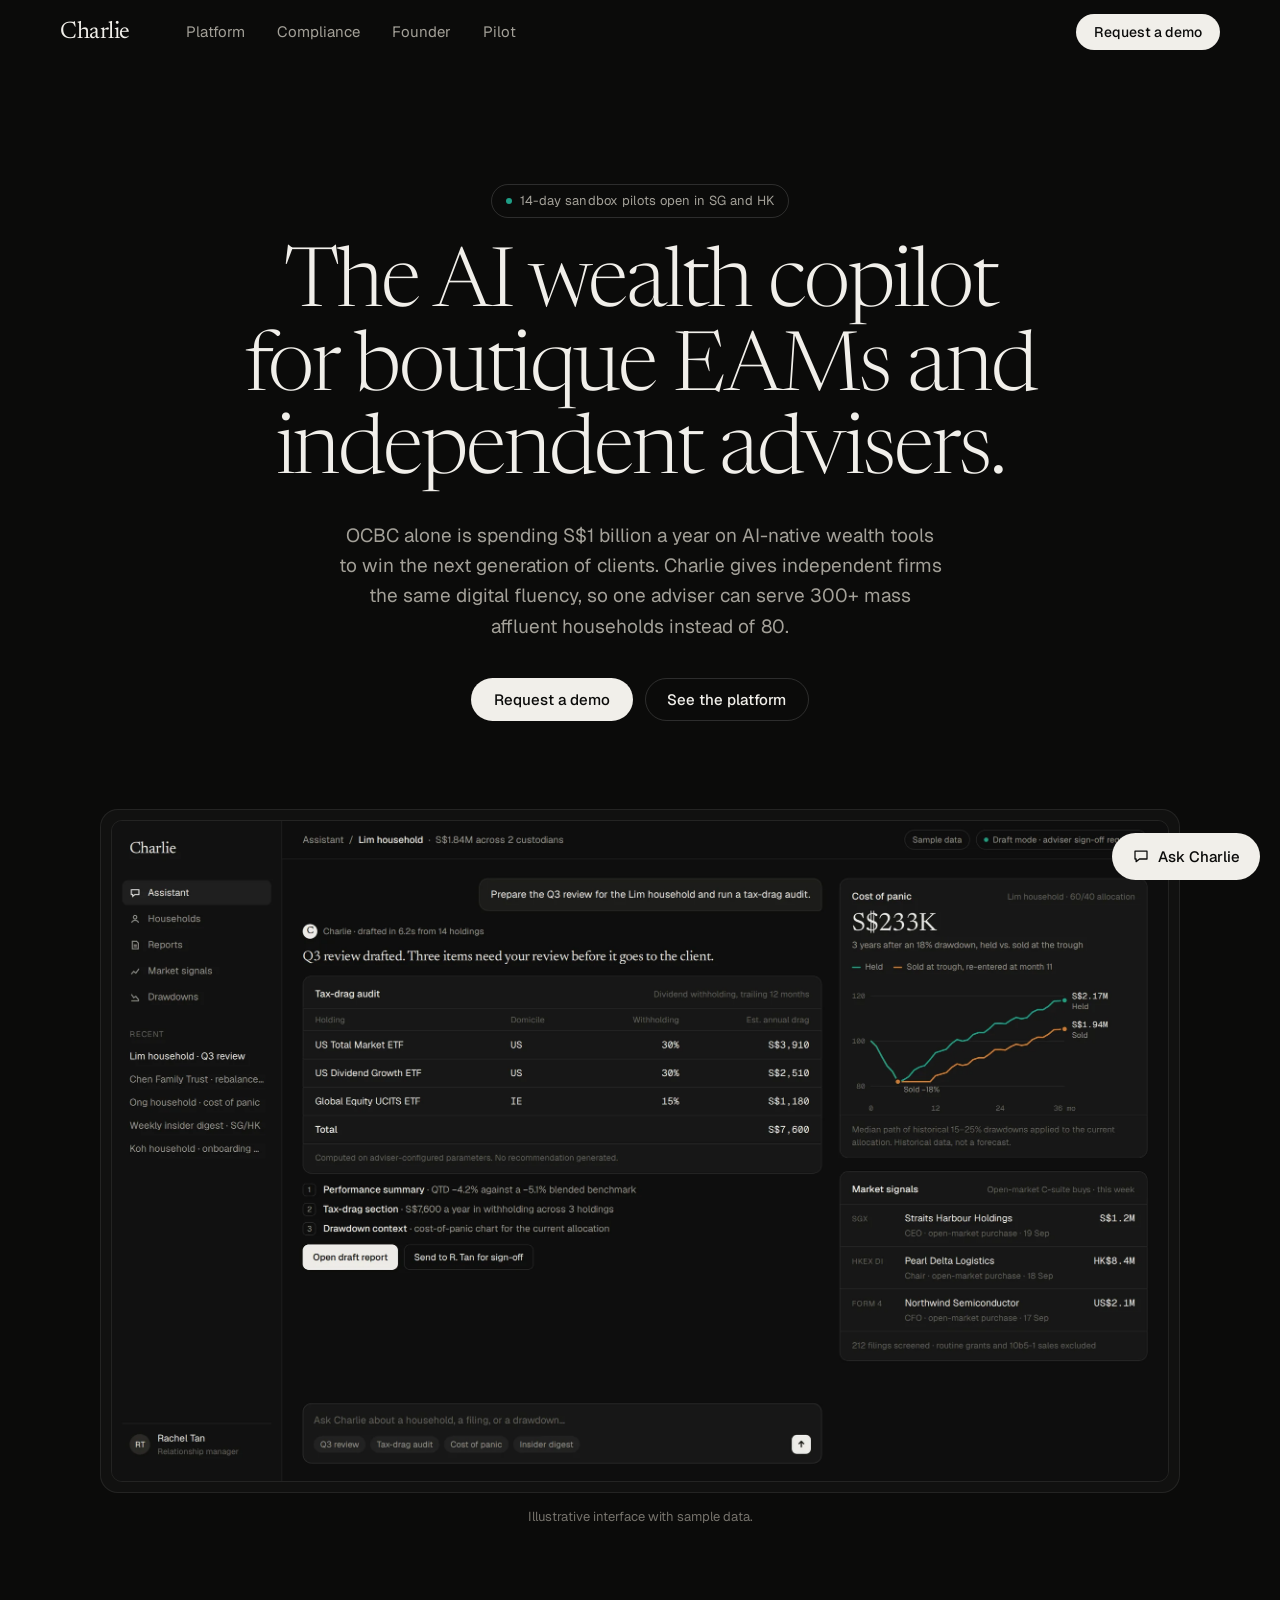
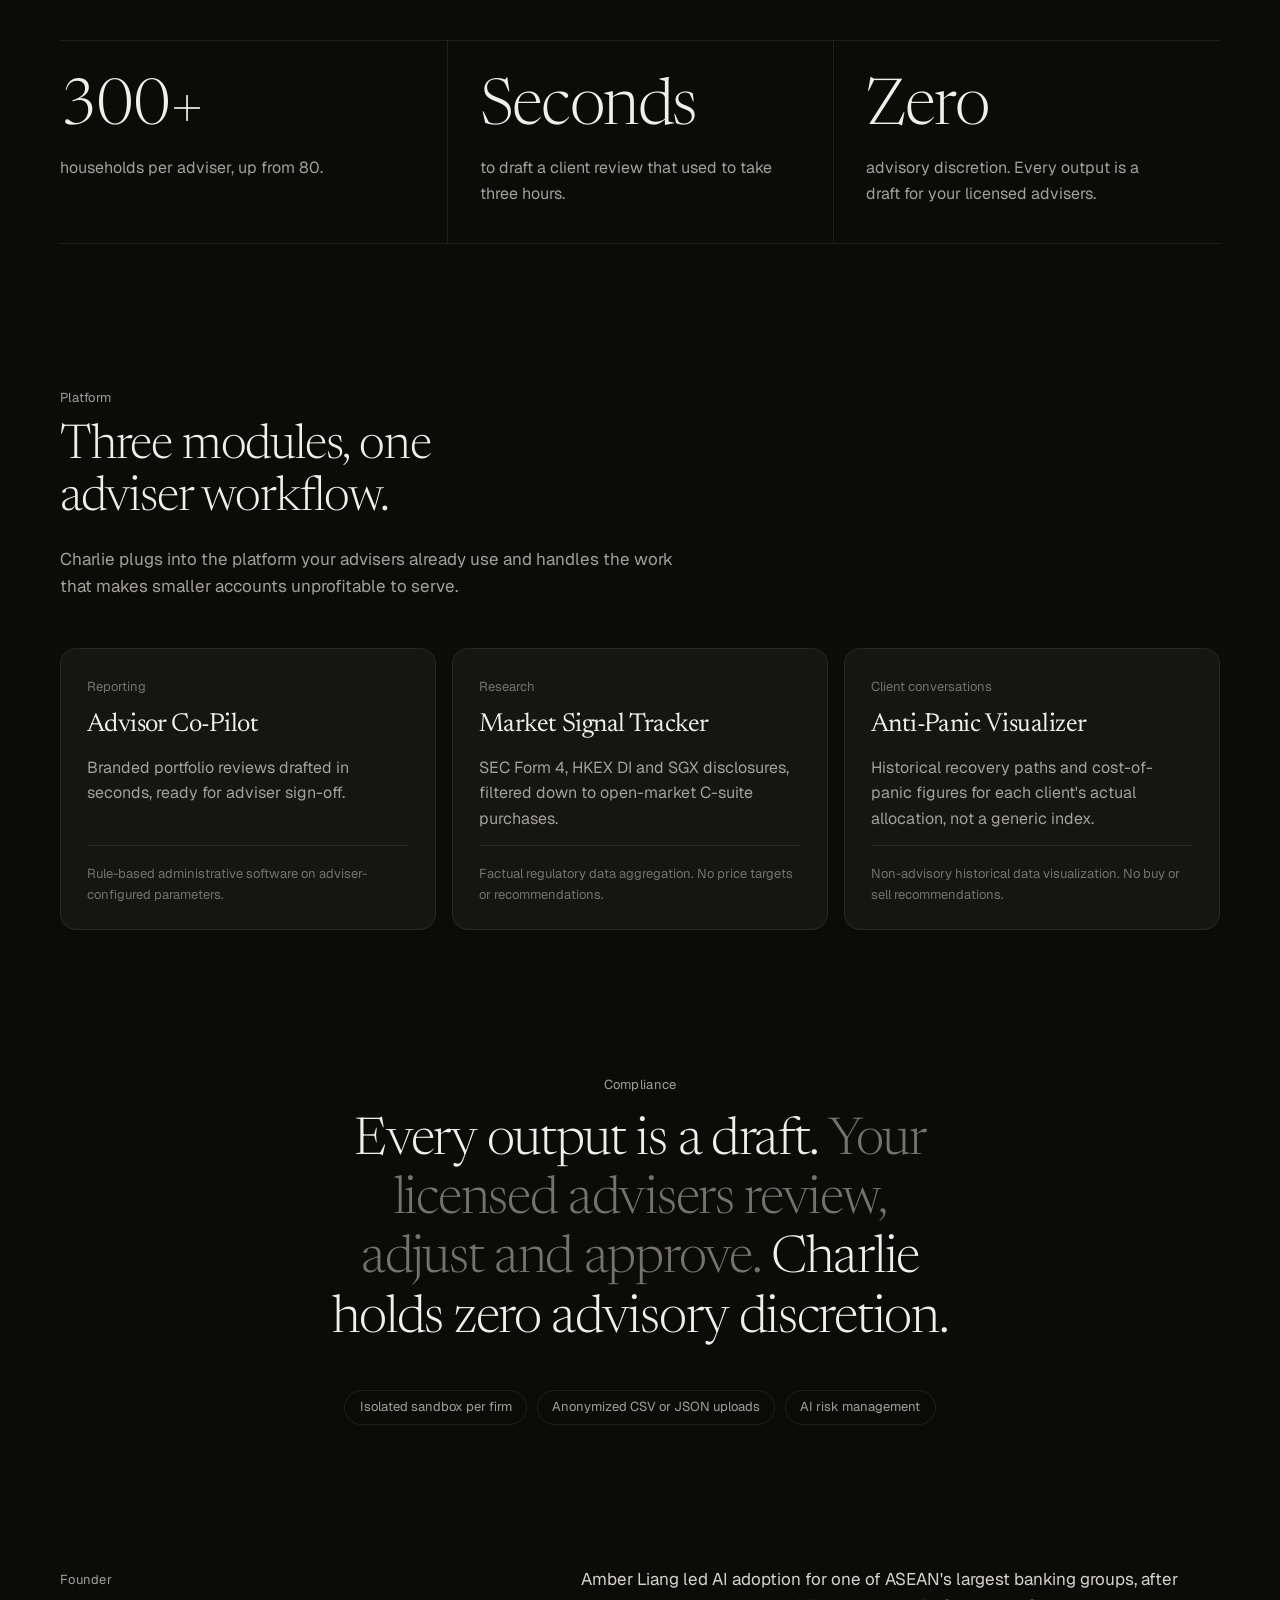
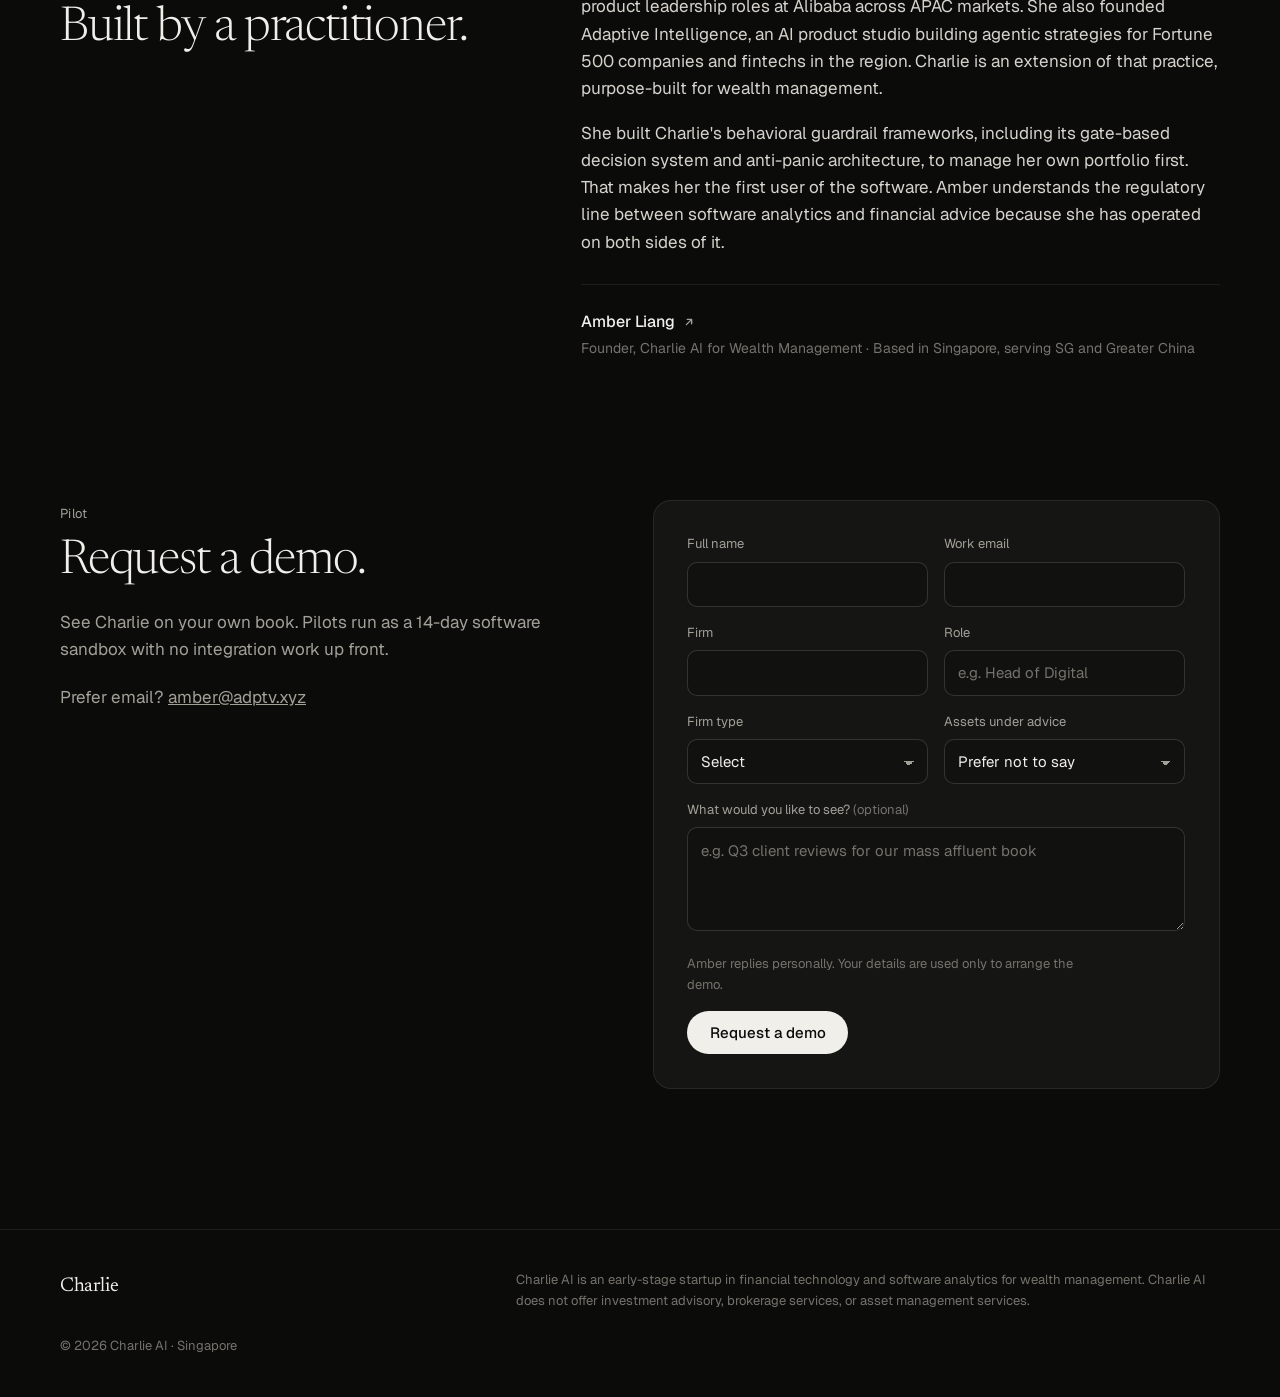
<file: index.html>
<!DOCTYPE html>
<html lang="en">
<head>
<meta charset="UTF-8">
<meta name="viewport" content="width=device-width, initial-scale=1, viewport-fit=cover">
<title>Charlie — AI wealth copilot for boutique EAMs</title>
<meta name="description" content="Charlie is the AI wealth copilot that lets boutique EAMs and independent wealth managers compete for the next generation of clients.">
<link rel="preconnect" href="https://fonts.googleapis.com">
<link rel="preconnect" href="https://fonts.gstatic.com" crossorigin>
<link href="https://fonts.googleapis.com/css2?family=Geist:wght@400;500&family=Newsreader:opsz,wght@6..72,300;6..72,400&display=swap" rel="stylesheet">
<!-- ARTIFACT-START -->
<style>
  :root {
    --bg: #0B0B0A;
    --bg-2: #111110;
    --panel: #151514;
    --line: rgba(255, 255, 255, 0.08);
    --line-2: rgba(255, 255, 255, 0.14);
    --text: #F1EFEA;
    --muted: #A3A098;
    --faint: #75726B;
    --cream: #F1EFEA;
    --cream-hover: #D9D6CF;
    --ink: #0B0B0A;
    --accent: #1F9E86;
    --error: #E0876A;
    --serif: 'Newsreader', 'Iowan Old Style', Georgia, serif;
    --sans: 'Geist', -apple-system, BlinkMacSystemFont, 'Segoe UI', sans-serif;
    --gutter: max(1.25rem, env(safe-area-inset-left, 0px));
    color-scheme: dark;
  }

  * { box-sizing: border-box; }

  html { scroll-behavior: smooth; scroll-padding-top: 72px; }
  @media (prefers-reduced-motion: reduce) { html { scroll-behavior: auto; } }

  body {
    margin: 0;
    background: var(--bg);
    color: var(--text);
    font-family: var(--sans);
    font-size: 1rem;
    line-height: 1.6;
    -webkit-font-smoothing: antialiased;
  }

  a { color: inherit; }
  img { max-width: 100%; height: auto; display: block; }

  .wrap { max-width: 1200px; margin: 0 auto; padding-inline: var(--gutter); }

  .eyebrow {
    display: inline-flex;
    align-items: center;
    gap: 0.5rem;
    font-size: 0.8125rem;
    letter-spacing: 0.02em;
    color: var(--muted);
  }

  h1, h2, .statement, .stat .n {
    font-family: var(--serif);
    font-weight: 300;
    letter-spacing: -0.025em;
    text-wrap: balance;
  }

  h2 { font-size: clamp(2rem, 4vw, 3rem); line-height: 1.08; margin: 0.75rem 0 0; }

  /* Buttons */
  .btn {
    display: inline-flex;
    align-items: center;
    justify-content: center;
    gap: 0.4rem;
    font: 500 0.9375rem/1 var(--sans);
    text-decoration: none;
    padding: 0.8rem 1.35rem;
    border-radius: 999px;
    border: 1px solid transparent;
    cursor: pointer;
    white-space: nowrap;
    transition: background-color 200ms ease, border-color 200ms ease;
  }
  .btn-primary { background: var(--cream); color: var(--ink); }
  .btn-primary:hover { background: var(--cream-hover); }
  .btn-ghost { border-color: var(--line-2); color: var(--text); background: transparent; }
  .btn-ghost:hover { border-color: rgba(255, 255, 255, 0.32); }
  .btn:focus-visible, a:focus-visible, input:focus-visible, select:focus-visible, textarea:focus-visible {
    outline: 2px solid var(--accent);
    outline-offset: 2px;
  }

  /* Nav */
  .nav {
    position: fixed;
    top: 0; left: 0; right: 0;
    z-index: 50;
    padding-top: env(safe-area-inset-top, 0px);
    border-bottom: 1px solid transparent;
    transition: background-color 200ms ease, border-color 200ms ease;
  }
  .nav.scrolled {
    background: rgba(11, 11, 10, 0.78);
    -webkit-backdrop-filter: blur(14px);
    backdrop-filter: blur(14px);
    border-bottom-color: var(--line);
  }
  .nav-inner { height: 64px; display: flex; align-items: center; justify-content: space-between; gap: 2rem; }
  .wordmark { font-family: var(--serif); font-size: 1.5rem; letter-spacing: -0.02em; text-decoration: none; }
  .nav-links { display: flex; gap: 2rem; margin-right: auto; margin-left: 1.5rem; }
  .nav-links a { color: var(--muted); text-decoration: none; font-size: 0.9375rem; transition: color 200ms ease; }
  .nav-links a:hover { color: var(--text); }
  .nav .btn { padding: 0.6rem 1.05rem; font-size: 0.875rem; }
  @media (prefers-reduced-motion: reduce) { .nav, .btn, .nav-links a { transition: none; } }

  /* Hero */
  .hero { text-align: center; padding-top: calc(64px + env(safe-area-inset-top, 0px) + clamp(4rem, 10vw, 7.5rem)); }
  .hero .eyebrow {
    border: 1px solid var(--line-2);
    border-radius: 999px;
    padding: 0.35rem 0.85rem;
  }
  .hero .eyebrow i { width: 6px; height: 6px; border-radius: 50%; background: var(--accent); }
  .hero h1 {
    font-size: clamp(2.6rem, 6.4vw, 5.25rem);
    line-height: 1.02;
    max-width: 19ch;
    margin: 1.75rem auto 1.5rem;
  }
  .hero .lede {
    color: var(--muted);
    font-size: clamp(1.0625rem, 1.6vw, 1.1875rem);
    max-width: 38rem;
    margin: 0 auto 2.25rem;
  }
  .hero-ctas { display: flex; gap: 0.75rem; justify-content: center; flex-wrap: wrap; }

  /* Product shot */
  .shot { margin-top: clamp(3.5rem, 8vw, 5.5rem); }
  .frame {
    background: var(--bg-2);
    border: 1px solid var(--line);
    border-radius: 18px;
    padding: clamp(6px, 1vw, 10px);
  }
  .frame img { border-radius: 11px; border: 1px solid var(--line); width: 100%; }
  .shot figcaption { margin-top: 0.9rem; font-size: 0.8125rem; color: var(--faint); text-align: center; }
  .shot .swipe { display: none; }
  @media (max-width: 700px) {
    .shot-scroll { overflow-x: auto; margin-inline: calc(-1 * var(--gutter)); padding-inline: var(--gutter); -webkit-overflow-scrolling: touch; }
    .shot-scroll .frame { width: 760px; }
    .shot .swipe { display: inline; }
  }

  /* Stats */
  .stats {
    display: grid;
    grid-template-columns: repeat(3, 1fr);
    margin-top: clamp(4rem, 9vw, 7rem);
    border-top: 1px solid var(--line);
    border-bottom: 1px solid var(--line);
  }
  .stat { padding: 2.25rem 2rem 2.25rem 0; }
  .stat + .stat { padding-left: 2rem; border-left: 1px solid var(--line); }
  .stat .n { font-size: clamp(2.75rem, 5vw, 4rem); line-height: 1; display: block; }
  .stat p { margin: 0.9rem 0 0; color: var(--muted); max-width: 28ch; }

  section.block { padding-top: clamp(5rem, 11vw, 9rem); }

  /* Platform */
  .section-head { max-width: 40rem; }
  .section-head p { color: var(--muted); margin: 1.25rem 0 0; font-size: 1.0625rem; }
  .modules {
    display: grid;
    grid-template-columns: repeat(3, 1fr);
    gap: 1rem;
    margin-top: 3rem;
  }
  .module {
    background: var(--panel);
    border: 1px solid var(--line);
    border-radius: 16px;
    padding: 1.75rem 1.6rem 1.5rem;
    display: flex;
    flex-direction: column;
    gap: 0.85rem;
  }
  .module .tag { font-size: 0.8125rem; color: var(--faint); }
  .module h3 { font-family: var(--serif); font-weight: 400; font-size: 1.625rem; letter-spacing: -0.02em; line-height: 1.15; margin: 0; }
  .module p { margin: 0; color: var(--muted); }
  .module .stance {
    margin-top: auto;
    padding-top: 1.1rem;
    border-top: 1px solid var(--line);
    font-size: 0.8125rem;
    color: var(--faint);
  }

  /* Compliance statement */
  .statement-wrap { text-align: center; }
  .statement {
    font-size: clamp(1.9rem, 4.2vw, 3.25rem);
    line-height: 1.14;
    max-width: 22ch;
    margin: 1rem auto 0;
  }
  .statement span { color: var(--faint); }
  .facts {
    display: flex;
    flex-wrap: wrap;
    justify-content: center;
    gap: 0.6rem;
    margin: 2.5rem 0 0;
    padding: 0;
    list-style: none;
  }
  .facts li {
    font-size: 0.8125rem;
    color: var(--muted);
    border: 1px solid var(--line);
    border-radius: 999px;
    padding: 0.4rem 0.9rem;
  }

  /* Founder */
  .founder { display: grid; grid-template-columns: 1fr 1.35fr; gap: 3rem; align-items: start; }
  .founder-body p { margin: 0 0 1.1rem; font-size: 1.0625rem; color: #D6D3CC; max-width: 62ch; }
  .signoff { display: flex; flex-direction: column; gap: 0.15rem; margin-top: 1.75rem; padding-top: 1.5rem; border-top: 1px solid var(--line); }
  .signoff b { font-weight: 500; }
  .signoff .role { color: var(--faint); font-size: 0.875rem; }
  .person { display: inline-flex; align-items: center; gap: 0.4rem; align-self: flex-start; text-decoration: none; color: var(--text); border-radius: 4px; }
  .person svg { fill: none; stroke: var(--muted); stroke-width: 1.6; stroke-linecap: round; stroke-linejoin: round; transition: transform 200ms ease, stroke 200ms ease; }
  .person:hover b { text-decoration: underline; text-underline-offset: 3px; text-decoration-color: var(--line-2); }
  .person:hover svg { stroke: var(--text); transform: translate(2px, -2px); }
  @media (prefers-reduced-motion: reduce) { .person svg { transition: none; } .person:hover svg { transform: none; } }

  /* Demo */
  .demo {
    display: grid;
    grid-template-columns: 1fr 1.1fr;
    gap: clamp(2.5rem, 6vw, 5rem);
    align-items: start;
  }
  .demo-copy > p { color: var(--muted); font-size: 1.0625rem; margin: 1.25rem 0 0; max-width: 32rem; }
  .direct { margin-top: 1.75rem; font-size: 0.875rem; color: var(--faint); }
  .direct a { color: var(--muted); }
  .direct a:hover { color: var(--text); }

  .form-card {
    background: var(--panel);
    border: 1px solid var(--line);
    border-radius: 18px;
    padding: clamp(1.4rem, 3vw, 2.1rem);
  }
  .form-grid { display: grid; grid-template-columns: 1fr 1fr; gap: 1rem; }
  .field { display: flex; flex-direction: column; gap: 0.4rem; min-width: 0; }
  .field.full { grid-column: 1 / -1; }
  .field label { font-size: 0.8125rem; color: var(--muted); }
  .field label .opt { color: var(--faint); }
  .field input, .field select, .field textarea {
    width: 100%;
    font: 400 0.9375rem/1.4 var(--sans);
    color: var(--text);
    background: var(--bg-2);
    border: 1px solid var(--line-2);
    border-radius: 10px;
    padding: 0.7rem 0.8rem;
    transition: border-color 200ms ease;
  }
  .field select { appearance: none; background-image: linear-gradient(45deg, transparent 50%, var(--muted) 50%), linear-gradient(135deg, var(--muted) 50%, transparent 50%); background-position: calc(100% - 18px) 55%, calc(100% - 13px) 55%; background-size: 5px 5px; background-repeat: no-repeat; padding-right: 2.2rem; }
  .field textarea { min-height: 6.5rem; resize: vertical; }
  .field input::placeholder, .field textarea::placeholder { color: var(--faint); }
  .field input:hover, .field select:hover, .field textarea:hover { border-color: rgba(255, 255, 255, 0.24); }
  .hp { position: absolute; left: -9999px; width: 1px; height: 1px; overflow: hidden; }
  .form-foot { display: flex; align-items: center; justify-content: space-between; gap: 1rem; flex-wrap: wrap; margin-top: 1.4rem; }
  .form-foot small { color: var(--faint); font-size: 0.8125rem; max-width: 26rem; }
  .form-status { margin: 1rem 0 0; font-size: 0.875rem; color: var(--error); }
  .form-status:empty { display: none; }
  .form-done h3 { font-family: var(--serif); font-weight: 400; font-size: 1.75rem; letter-spacing: -0.02em; margin: 0 0 0.6rem; }
  .form-done p { color: var(--muted); margin: 0; }
  .btn[disabled] { opacity: 0.6; cursor: progress; }

  /* Footer */
  footer { margin-top: clamp(5rem, 11vw, 9rem); border-top: 1px solid var(--line); padding-block: 2.5rem calc(2.5rem + env(safe-area-inset-bottom, 0px)); }
  .foot { display: flex; justify-content: space-between; gap: 2rem; flex-wrap: wrap; align-items: flex-start; }
  .foot .wordmark { font-size: 1.25rem; }
  .legal { font-size: 0.8125rem; color: var(--faint); max-width: 44rem; margin: 0; }
  .copy { font-size: 0.8125rem; color: var(--faint); margin: 1.5rem 0 0; }

  @media (max-width: 900px) {
    .nav-links { display: none; }
    .modules, .founder, .demo { grid-template-columns: 1fr; }
    .founder { gap: 1.5rem; }
  }
  @media (max-width: 700px) {
    .stats { grid-template-columns: 1fr; }
    .stat, .stat + .stat { padding: 1.75rem 0; border-left: none; }
    .stat + .stat { border-top: 1px solid var(--line); }
    .form-grid { grid-template-columns: 1fr; }
    .form-foot .btn { width: 100%; }
  }

  /* Chatbot */
  .cb-launch {
    position: fixed;
    right: max(1.25rem, env(safe-area-inset-right, 0px));
    bottom: max(1.25rem, env(safe-area-inset-bottom, 0px));
    z-index: 60;
    display: inline-flex; align-items: center; gap: 0.5rem;
    font: 500 0.9375rem/1 var(--sans);
    color: var(--ink); background: var(--cream);
    border: 1px solid transparent; border-radius: 999px;
    padding: 0.85rem 1.2rem; cursor: pointer;
    transition: background-color 200ms ease;
  }
  .cb-launch:hover { background: var(--cream-hover); }
  .cb-launch svg { width: 18px; height: 18px; fill: none; stroke: currentColor; stroke-width: 1.7; stroke-linecap: round; stroke-linejoin: round; }
  .cb-launch[hidden], .cb-panel[hidden] { display: none !important; }

  .cb-panel {
    position: fixed; z-index: 70;
    right: max(1.25rem, env(safe-area-inset-right, 0px));
    bottom: max(1.25rem, env(safe-area-inset-bottom, 0px));
    width: 390px; height: min(640px, calc(100dvh - 2.5rem));
    display: flex; flex-direction: column;
    background: var(--bg-2); color: var(--text);
    border: 1px solid var(--line-2); border-radius: 18px; overflow: hidden;
    box-shadow: 0 24px 60px rgba(0, 0, 0, 0.5);
  }
  .cb-head { display: flex; align-items: center; justify-content: space-between; gap: 0.75rem; padding: 0.9rem 1rem 0.9rem 1.15rem; border-bottom: 1px solid var(--line); }
  .cb-title { display: flex; flex-direction: column; line-height: 1.25; }
  .cb-title b { font-family: var(--serif); font-weight: 400; font-size: 1.25rem; letter-spacing: -0.01em; }
  .cb-title span { font-size: 0.75rem; color: var(--faint); }
  .cb-icon { width: 40px; height: 40px; display: grid; place-items: center; background: none; border: 1px solid transparent; border-radius: 10px; color: var(--muted); cursor: pointer; }
  .cb-icon:hover { color: var(--text); border-color: var(--line-2); }
  .cb-icon svg { width: 18px; height: 18px; fill: none; stroke: currentColor; stroke-width: 1.8; stroke-linecap: round; }
  .cb-head .acts { display: flex; gap: 0.25rem; }

  .cb-log { flex: 1; overflow-y: auto; padding: 1rem 1.15rem; display: flex; flex-direction: column; gap: 0.6rem; overscroll-behavior: contain; }
  .cb-msg { max-width: 86%; padding: 0.65rem 0.9rem; border-radius: 14px; font-size: 0.9375rem; line-height: 1.5; white-space: pre-line; overflow-wrap: anywhere; }
  .cb-msg.bot { align-self: flex-start; background: var(--panel); border: 1px solid var(--line); border-bottom-left-radius: 4px; }
  .cb-msg.me { align-self: flex-end; background: var(--cream); color: var(--ink); border-bottom-right-radius: 4px; }
  .cb-msg a { color: var(--accent); }
  .cb-typing { align-self: flex-start; color: var(--faint); font-size: 0.8125rem; padding: 0.2rem 0.4rem; }

  .cb-opts { display: flex; flex-wrap: wrap; gap: 0.5rem; padding: 0 1.15rem 0.75rem; max-height: 40%; overflow-y: auto; }
  .cb-opts:empty { display: none; }
  .cb-chip {
    font: 500 0.875rem/1.25 var(--sans); color: var(--text); text-align: left;
    background: transparent; border: 1px solid var(--line-2); border-radius: 999px;
    padding: 0.6rem 0.95rem; cursor: pointer; text-decoration: none; display: inline-block;
    transition: border-color 200ms ease, background-color 200ms ease;
  }
  .cb-chip:hover { border-color: rgba(255, 255, 255, 0.35); }
  .cb-chip.on { background: var(--cream); color: var(--ink); border-color: var(--cream); }
  .cb-chip.primary { background: var(--cream); color: var(--ink); border-color: var(--cream); }
  .cb-chip.primary:hover { background: var(--cream-hover); }

  .cb-form { display: flex; gap: 0.5rem; padding: 0.75rem 1.15rem calc(0.9rem + env(safe-area-inset-bottom, 0px)); border-top: 1px solid var(--line); }
  .cb-form input { flex: 1; min-width: 0; font: 400 1rem/1.3 var(--sans); color: var(--text); background: var(--bg); border: 1px solid var(--line-2); border-radius: 999px; padding: 0.7rem 1rem; }
  .cb-form input::placeholder { color: var(--faint); }
  .cb-form button { width: 44px; height: 44px; flex: none; border-radius: 50%; border: none; background: var(--cream); color: var(--ink); cursor: pointer; display: grid; place-items: center; }
  .cb-form button svg { width: 18px; height: 18px; fill: none; stroke: currentColor; stroke-width: 2; stroke-linecap: round; stroke-linejoin: round; }
  .cb-form button:disabled { opacity: 0.5; cursor: default; }
  .cb-hp { position: absolute; left: -9999px; width: 1px; height: 1px; overflow: hidden; }

  @media (max-width: 640px) {
    .cb-panel { inset: 0; width: 100%; height: 100dvh; border-radius: 0; border: none; box-shadow: none; }
    .cb-head { padding-top: calc(0.9rem + env(safe-area-inset-top, 0px)); }
    .cb-launch { padding: 0.95rem 1.1rem; }
  }
  @media (prefers-reduced-motion: reduce) { .cb-launch, .cb-chip { transition: none; } }
</style>
</head>
<body>

<header class="nav" id="nav">
  <div class="wrap nav-inner">
    <a class="wordmark" href="#top">Charlie</a>
    <nav class="nav-links" aria-label="Primary">
      <a href="#platform">Platform</a>
      <a href="#compliance">Compliance</a>
      <a href="#founder">Founder</a>
      <a href="#demo">Pilot</a>
    </nav>
    <a class="btn btn-primary" href="#demo">Request a demo</a>
  </div>
</header>

<main id="top">

  <section class="hero wrap">
    <span class="eyebrow"><i></i>14-day sandbox pilots open in SG and HK</span>
    <h1>The AI wealth copilot for boutique EAMs and independent advisers.</h1>
    <p class="lede">OCBC alone is spending S$1 billion a year on AI-native wealth tools to win the next generation of clients. Charlie gives independent firms the same digital fluency, so one adviser can serve 300+ mass affluent households instead of 80.</p>
    <div class="hero-ctas">
      <a class="btn btn-primary" href="#demo">Request a demo</a>
      <a class="btn btn-ghost" href="#platform">See the platform</a>
    </div>

    <figure class="shot">
      <div class="shot-scroll">
        <div class="frame">
          <img src="assets/dashboard.webp" width="2200" height="1375" alt="Charlie assistant drafting a Q3 client review with a tax-drag audit table, a cost-of-panic chart comparing holding versus selling at the trough, and a feed of open-market insider purchases.">
        </div>
      </div>
      <figcaption>Illustrative interface with sample data.<span class="swipe"> Swipe to see more.</span></figcaption>
    </figure>
  </section>

  <div class="wrap">
    <div class="stats">
      <div class="stat"><span class="n">300+</span><p>households per adviser, up from 80.</p></div>
      <div class="stat"><span class="n">Seconds</span><p>to draft a client review that used to take three hours.</p></div>
      <div class="stat"><span class="n">Zero</span><p>advisory discretion. Every output is a draft for your licensed advisers.</p></div>
    </div>
  </div>

  <section class="block wrap" id="platform">
    <div class="section-head">
      <span class="eyebrow">Platform</span>
      <h2>Three modules, one adviser workflow.</h2>
      <p>Charlie plugs into the platform your advisers already use and handles the work that makes smaller accounts unprofitable to serve.</p>
    </div>
    <div class="modules">
      <article class="module">
        <span class="tag">Reporting</span>
        <h3>Advisor Co-Pilot</h3>
        <p>Branded portfolio reviews drafted in seconds, ready for adviser sign-off.</p>
        <p class="stance">Rule-based administrative software on adviser-configured parameters.</p>
      </article>
      <article class="module">
        <span class="tag">Research</span>
        <h3>Market Signal Tracker</h3>
        <p>SEC Form 4, HKEX DI and SGX disclosures, filtered down to open-market C-suite purchases.</p>
        <p class="stance">Factual regulatory data aggregation. No price targets or recommendations.</p>
      </article>
      <article class="module">
        <span class="tag">Client conversations</span>
        <h3>Anti-Panic Visualizer</h3>
        <p>Historical recovery paths and cost-of-panic figures for each client's actual allocation, not a generic index.</p>
        <p class="stance">Non-advisory historical data visualization. No buy or sell recommendations.</p>
      </article>
    </div>
  </section>

  <section class="block wrap statement-wrap" id="compliance">
    <span class="eyebrow">Compliance</span>
    <p class="statement">Every output is a draft. <span>Your licensed advisers review, adjust and approve.</span> Charlie holds zero advisory discretion.</p>
    <ul class="facts">
      <li>Isolated sandbox per firm</li>
      <li>Anonymized CSV or JSON uploads</li>
      <li>AI risk management</li>
    </ul>
  </section>

  <section class="block wrap founder" id="founder">
    <div>
      <span class="eyebrow">Founder</span>
      <h2>Built by a practitioner.</h2>
    </div>
    <div class="founder-body">
      <p>Amber Liang led AI adoption for one of ASEAN's largest banking groups, after product leadership roles at Alibaba across APAC markets. She also founded Adaptive Intelligence, an AI product studio building agentic strategies for Fortune 500 companies and fintechs in the region. Charlie is an extension of that practice, purpose-built for wealth management.</p>
      <p>She built Charlie's behavioral guardrail frameworks, including its gate-based decision system and anti-panic architecture, to manage her own portfolio first. That makes her the first user of the software. Amber understands the regulatory line between software analytics and financial advice because she has operated on both sides of it.</p>
      <div class="signoff">
        <a class="person" href="https://www.linkedin.com/in/amberliang/" target="_blank" rel="noopener noreferrer" aria-label="Amber Liang on LinkedIn (opens in a new tab)">
          <b>Amber Liang</b>
          <svg viewBox="0 0 16 16" width="14" height="14" aria-hidden="true"><path d="M5 11L11 5M6 5h5v5"/></svg>
        </a>
        <span class="role">Founder, Charlie AI for Wealth Management · Based in Singapore, serving SG and Greater China</span>
      </div>
    </div>
  </section>

  <section class="block wrap demo" id="demo">
    <div class="demo-copy">
      <span class="eyebrow">Pilot</span>
      <h2>Request a demo.</h2>
      <p>See Charlie on your own book. Pilots run as a 14-day software sandbox with no integration work up front.</p>
      <p class="direct">Prefer email? <a href="mailto:amber@adptv.xyz?subject=Charlie%20demo%20request">amber@adptv.xyz</a></p>
    </div>

    <div class="form-card">
      <form id="demo-form" action="https://formspree.io/f/mbglyvbn" method="POST" novalidate>
        <input type="hidden" name="_subject" value="Charlie demo request">
        <div class="hp" aria-hidden="true">
          <label for="f-gotcha">Leave this field empty</label>
          <input type="text" id="f-gotcha" name="_gotcha" tabindex="-1" autocomplete="off">
        </div>
        <div class="form-grid">
          <div class="field">
            <label for="f-name">Full name</label>
            <input id="f-name" name="name" type="text" autocomplete="name" required>
          </div>
          <div class="field">
            <label for="f-email">Work email</label>
            <input id="f-email" name="email" type="email" autocomplete="email" required>
          </div>
          <div class="field">
            <label for="f-firm">Firm</label>
            <input id="f-firm" name="firm" type="text" autocomplete="organization" required>
          </div>
          <div class="field">
            <label for="f-role">Role</label>
            <input id="f-role" name="role" type="text" autocomplete="organization-title" placeholder="e.g. Head of Digital">
          </div>
          <div class="field">
            <label for="f-type">Firm type</label>
            <select id="f-type" name="firm_type" required>
              <option value="" selected disabled>Select</option>
              <option>External asset manager (EAM)</option>
              <option>Independent adviser or RIA</option>
              <option>Multi-family office</option>
              <option>Private bank</option>
              <option>Digital wealth platform</option>
              <option>Other</option>
            </select>
          </div>
          <div class="field">
            <label for="f-aum">Assets under advice</label>
            <select id="f-aum" name="aum">
              <option value="" selected>Prefer not to say</option>
              <option>Under US$100M</option>
              <option>US$100M – 500M</option>
              <option>US$500M – 2B</option>
              <option>Over US$2B</option>
            </select>
          </div>
          <div class="field full">
            <label for="f-msg">What would you like to see? <span class="opt">(optional)</span></label>
            <textarea id="f-msg" name="message" placeholder="e.g. Q3 client reviews for our mass affluent book"></textarea>
          </div>
        </div>
        <div class="form-foot">
          <small>Amber replies personally. Your details are used only to arrange the demo.</small>
          <button class="btn btn-primary" type="submit" id="f-submit">Request a demo</button>
        </div>
        <p class="form-status" id="form-status" role="status" aria-live="polite"></p>
      </form>
      <div class="form-done" id="form-done" hidden>
        <h3>Request received.</h3>
        <p>Amber will reply to <span id="done-email"></span> to set up a time.</p>
      </div>
    </div>
  </section>

</main>

<footer>
  <div class="wrap">
    <div class="foot">
      <a class="wordmark" href="#top">Charlie</a>
      <p class="legal">Charlie AI is an early-stage startup in financial technology and software analytics for wealth management. Charlie AI does not offer investment advisory, brokerage services, or asset management services.</p>
    </div>
    <p class="copy">© 2026 Charlie AI · Singapore</p>
  </div>
</footer>

<script>
  (function () {
    var nav = document.getElementById('nav');
    function onScroll() { nav.classList.toggle('scrolled', window.scrollY > 24); }
    window.addEventListener('scroll', onScroll, { passive: true });
    onScroll();

    var form = document.getElementById('demo-form');
    var status = document.getElementById('form-status');
    var submit = document.getElementById('f-submit');
    var done = document.getElementById('form-done');
    var EMAIL_HINT = ' Please email amber@adptv.xyz directly.';

    function fail(message) {
      status.textContent = message + EMAIL_HINT;
      submit.disabled = false;
      submit.textContent = 'Request a demo';
    }

    form.addEventListener('submit', function (e) {
      e.preventDefault();
      status.textContent = '';

      var invalid = form.querySelector(':invalid');
      if (invalid) {
        status.textContent = 'Please complete the required fields: name, work email, firm and firm type.';
        invalid.focus();
        return;
      }
      if (form.querySelector('[name="_gotcha"]').value) return;

      var endpoint = form.getAttribute('action');
      submit.disabled = true;
      submit.textContent = 'Sending…';

      fetch(endpoint, { method: 'POST', body: new FormData(form), headers: { Accept: 'application/json' } })
        .then(function (res) {
          if (res.ok) {
            document.getElementById('done-email').textContent = form.email.value;
            form.hidden = true;
            done.hidden = false;
            return;
          }
          return res.json().catch(function () { return {}; }).then(function (data) {
            var reasons = (data.errors || []).map(function (err) { return err.message; }).join(' ');
            fail('The form service declined the request' + (reasons ? ': ' + reasons : ' (error ' + res.status + ').'));
          });
        })
        .catch(function () {
          fail('Your request could not reach the form service.');
        });
    });
  })();
</script>

<button class="cb-launch" id="cb-launch" type="button" aria-haspopup="dialog" aria-controls="cb-panel">
  <svg viewBox="0 0 24 24" aria-hidden="true"><path d="M4 5.5h16v10.5H10l-4.5 3.5V16H4z"/></svg>
  Ask Charlie
</button>

<section class="cb-panel" id="cb-panel" role="dialog" aria-modal="false" aria-labelledby="cb-title" hidden>
  <div class="cb-head">
    <div class="cb-title"><b id="cb-title">Ask Charlie</b><span>Guided help. Not investment advice.</span></div>
    <div class="acts">
      <button class="cb-icon" id="cb-restart" type="button" aria-label="Start over"><svg viewBox="0 0 24 24"><path d="M4 12a8 8 0 1 0 2.5-5.8M4 4v4h4"/></svg></button>
      <button class="cb-icon" id="cb-close" type="button" aria-label="Close chat"><svg viewBox="0 0 24 24"><path d="M6 6l12 12M18 6L6 18"/></svg></button>
    </div>
  </div>
  <div class="cb-log" id="cb-log" role="log" aria-live="polite"></div>
  <div class="cb-opts" id="cb-opts"></div>
  <form class="cb-form" id="cb-form" autocomplete="off" novalidate>
    <div class="cb-hp" aria-hidden="true"><label for="cb-gotcha">Leave empty</label><input type="text" id="cb-gotcha" tabindex="-1" autocomplete="off"></div>
    <input type="text" id="cb-input" aria-label="Your message" placeholder="Type here, or pick an option above" enterkeyhint="send">
    <button type="submit" id="cb-send" aria-label="Send"><svg viewBox="0 0 24 24"><path d="M12 19V5M5.5 11.5L12 5l6.5 6.5"/></svg></button>
  </form>
</section>

<script>
(function () {
  var ENDPOINT = 'https://formspree.io/f/mbglyvbn';
  var EMAIL = 'amber@adptv.xyz';
  var BOOKING_URL = 'https://calendly.com/amberlg/20-min';
  var reduce = window.matchMedia('(prefers-reduced-motion: reduce)').matches;

  var launch = document.getElementById('cb-launch');
  var panel = document.getElementById('cb-panel');
  var log = document.getElementById('cb-log');
  var opts = document.getElementById('cb-opts');
  var form = document.getElementById('cb-form');
  var input = document.getElementById('cb-input');
  var send = document.getElementById('cb-send');

  var SEGMENTS = {
    leader:   { type: 'Firm leader' },
    boutique: { type: 'Boutique wealth manager' },
    bank:     { type: 'Private bank' },
    ifa:      { type: 'Independent adviser (IFA)' }
  };
  var INTENTS = {
    demo:     'Request a demo',
    partner:  'Design partner application',
    workshop: 'RM workshop',
    call:     'Book a call',
    question: 'General question'
  };
  var AUM = ['Under US$100M', 'US$100M – 500M', 'US$500M – 2B', 'Over US$2B', 'Prefer not to say'];
  var MARKETS = ['Singapore', 'Hong Kong', 'Greater China', 'Southeast Asia', 'Other'];

  var state;
  var pending = null;   // { type:'text'|'single'|'multi', ... }
  var busy = false;

  function reset() {
    state = { segment: null, intent: null, topic: '', data: {}, trail: [] };
    pending = null;
  }

  /* ---------- rendering ---------- */
  function scroll() { log.scrollTop = log.scrollHeight; }
  function bubble(cls, text) {
    var d = document.createElement('div');
    d.className = 'cb-msg ' + cls;
    d.textContent = text;
    log.appendChild(d);
    scroll();
    return d;
  }
  function say(lines, done) {
    var list = Array.isArray(lines) ? lines : [lines];
    var i = 0;
    busy = true;
    setOptions([]);
    (function next() {
      if (i >= list.length) { busy = false; if (done) done(); return; }
      var t = document.createElement('div');
      t.className = 'cb-typing'; t.textContent = 'Charlie is typing…';
      if (!reduce) { log.appendChild(t); scroll(); }
      setTimeout(function () {
        if (t.parentNode) t.parentNode.removeChild(t);
        var m = list[i++];
        var b = bubble('bot', typeof m === 'string' ? m : m.text);
        if (typeof m !== 'string' && m.link) {
          b.appendChild(document.createTextNode(' '));
          var a = document.createElement('a');
          a.href = m.link.href; a.textContent = m.link.label; a.target = '_blank'; a.rel = 'noopener noreferrer';
          b.appendChild(a);
        }
        next();
      }, reduce ? 0 : 450);
    })();
  }
  function setOptions(list, multi) {
    opts.textContent = '';
    list.forEach(function (o) {
      var el;
      if (o.href) { el = document.createElement('a'); el.href = o.href; el.target = '_blank'; el.rel = 'noopener noreferrer'; }
      else { el = document.createElement('button'); el.type = 'button'; }
      el.className = 'cb-chip' + (o.primary ? ' primary' : '');
      el.textContent = o.label;
      if (!o.href) el.addEventListener('click', function () { o.onPick(el); });
      opts.appendChild(el);
    });
  }
  function offer(list) { setOptions(list.map(function (o) { return { label: o.label, primary: o.primary, href: o.href, onPick: function () { pick(o); } }; })); }
  function pick(o) {
    if (busy) return;
    bubble('me', o.label);
    if (o.log) state.trail.push(o.log);
    o.go();
  }

  /* ---------- content ---------- */
  var SITE = 'the site';
  function optsCore(extra) {
    var base = [
      { label: 'Request a demo', primary: true, go: function () { startCapture('demo'); } },
      { label: 'Book a call', go: bookCall },
      { label: 'How does Charlie work?', go: learn }
    ];
    return (extra || []).concat(base);
  }

  function start() {
    reset();
    log.textContent = '';
    say(["Hi, I'm Charlie's guide. I can answer quick questions or connect you with Amber, our founder.", 'Which best describes you?'], function () {
      offer([
        { label: 'Firm leaders', log: 'Segment: firm leader', go: function () { state.segment = 'leader'; leaderPath(); } },
        { label: 'Boutique managers', log: 'Segment: boutique', go: function () { state.segment = 'boutique'; boutiquePath(); } },
        { label: 'Private banking', log: 'Segment: private bank', go: function () { state.segment = 'bank'; bankPath(); } },
        { label: 'IFAs', log: 'Segment: IFA', go: function () { state.segment = 'ifa'; ifaPath(); } },
        { label: 'Just exploring', go: learn }
      ]);
    });
  }

  function leaderPath() {
    say('Firm leaders usually come to us with one of four pressures. Which is closest to yours?', function () {
      var A = {
        talent: ['Talent is scarce and everyone is chasing the same relationship managers.', 'Charlie takes reporting and research off advisers\' desks so their hours go to clients, and one adviser can cover far more households.'],
        onboard: ['Charlie today focuses on client reviews, market signals and drawdown context, not onboarding workflows.', 'It is early-stage, so Amber would like to hear what you need. That is a good topic for a first call.'],
        heirs: ['70% of heirs leave their parents\' wealth manager within a few years of inheriting.', 'Charlie helps advisers show each client what panic-selling would cost against their real allocation, and frees time for the relationship.'],
        report: ['A $200K account takes the same three hours of reporting as a $5M one.', 'Charlie drafts branded client reviews in seconds, ready for your adviser to review and approve.']
      };
      function o(label, key) { return { label: label, log: 'Pain: ' + label, go: function () { state.topic = label; say(A[key], function () { offer(optsCore()); }); } }; }
      offer([o('Talent shortage', 'talent'), o('Onboarding speed', 'onboard'), o('Heir retention', 'heirs'), o('Adviser reporting time', 'report')]);
    });
  }

  function boutiquePath() {
    say(['Boutique firms can\'t match a bank\'s AI budget, but they can match the experience. OCBC alone is spending S$1 billion a year on AI-native wealth tools.', 'Charlie gives you the same digital fluency so one adviser can serve 300+ mass affluent households instead of 80.'], function () {
      offer(optsCore([{ label: 'RM workshop for my team', go: function () { startCapture('workshop'); } }]));
    });
  }

  function bankPath() {
    say(['Charlie is deterministic and auditable: rules and historical data, not model speculation. Every output is a draft for a licensed adviser, and Charlie holds zero advisory discretion.', 'Pilots run in an isolated sandbox with anonymized data. Charlie is early-stage, so treat this as an exploration with the founder.'], function () {
      offer([
        { label: 'Compliance and governance', go: compliance },
        { label: 'Request a demo', primary: true, go: function () { startCapture('demo'); } },
        { label: 'Book a call', go: bookCall },
        { label: 'How does Charlie work?', go: learn }
      ]);
    });
  }

  function ifaPath() {
    say(['Charlie is an AI copilot for independent advisers, and we are recruiting a few IFAs as design partners.', 'You get early access, a direct line to Amber, and a real say in what gets built. In return, we ask for honest feedback over a few short calls.'], function () {
      offer([
        { label: 'Apply as a design partner', primary: true, go: function () { startCapture('partner'); } },
        { label: 'What would I get?', go: function () { say(['Early access to Charlie, a direct line to the founder, and influence over the roadmap.', 'We would ask for a few short feedback calls, and how you work today is the most useful input.'], function () { offer([{ label: 'Apply as a design partner', primary: true, go: function () { startCapture('partner'); } }, { label: 'How does Charlie work?', go: learn }]); }); } },
        { label: 'How does Charlie work?', go: learn },
        { label: 'Book a call', go: bookCall }
      ]);
    });
  }

  function compliance() {
    say(['Every output is a draft. Your licensed advisers review, adjust and approve.', 'Advisor Co-Pilot is rule-based administrative software. Market Signal Tracker is factual filings aggregation with no price targets. Anti-Panic Visualizer is non-advisory historical visualization with no buy or sell signals.'], function () { offer(optsCore()); });
  }

  function learn() {
    say('What would you like to know?', function () {
      offer([
        { label: 'The three modules', go: function () { say(['Advisor Co-Pilot: branded portfolio reviews drafted in seconds.', 'Market Signal Tracker: SEC, HKEX and SGX filings filtered to open-market C-suite purchases.', 'Anti-Panic Visualizer: historical recovery paths for each client\'s actual allocation.'], moreLearn); } },
        { label: 'Compliance', go: compliance },
        { label: 'The 14-day sandbox', go: function () { say('You upload anonymized portfolio data to an isolated sandbox and try Charlie with your advisers. There is no integration work up front.', moreLearn); } },
        { label: 'RM workshop', go: function () { say('A 1-day or 3-day hands-on AI workshop for relationship managers, built on real client scenarios. No integration and no data sharing.', function () { offer([{ label: 'Ask about a workshop', primary: true, go: function () { startCapture('workshop'); } }, { label: 'Something else', go: learn }]); }); } },
        { label: 'Who is behind it?', go: function () { say('Amber Liang led AI adoption at one of ASEAN\'s largest banking groups and founded Adaptive Intelligence, an AI product studio. She built Charlie\'s guardrails on her own portfolio first.', function () { offer([{ label: 'LinkedIn profile', href: 'https://www.linkedin.com/in/amberliang/' }, { label: 'Book a call', go: bookCall }, { label: 'Something else', go: learn }]); }); } },
        { label: 'Pricing', go: function () { say('There is no public pricing yet. Pilots are custom, and Amber can talk through options on a call.', function () { offer([{ label: 'Book a call', primary: true, go: bookCall }, { label: 'Something else', go: learn }]); }); } }
      ]);
    });
  }
  function moreLearn() { offer(optsCore([{ label: 'Something else', go: learn }])); }

  function bookCall() {
    state.intent = 'call';
    if (BOOKING_URL) {
      say([{ text: 'You can pick a time that suits you here:', link: { href: BOOKING_URL, label: 'Book a 20-minute call' } }, 'Or leave your details and Amber will reach out.'], function () {
        offer([{ label: 'Leave my details', go: function () { startCapture('call'); } }, { label: 'Back to menu', go: learn }]);
      });
    } else {
      startCapture('call');
    }
  }

  /* ---------- capture ---------- */
  function steps(intent) {
    var s = [
      { key: 'name', ask: 'Great. What is your name?', ph: 'Full name', type: 'text' },
      { key: 'email', ask: 'And your work email?', ph: 'name@firm.com', type: 'email' },
      { key: 'firm', ask: 'Which firm are you with?', ph: 'Firm name', type: 'text' },
      { key: 'role', ask: 'What is your role?', ph: 'e.g. Head of Digital', type: 'text' }
    ];
    if (intent === 'partner') {
      s.push({ key: 'aum', ask: 'Roughly how much do you have under advice?', choices: AUM, type: 'single' });
      s.push({ key: 'markets', ask: 'Which markets do you cover? Pick all that apply, then tap Done.', choices: MARKETS, type: 'multi' });
    }
    return s;
  }

  var queue = [];
  function startCapture(intent) {
    state.intent = intent;
    if (!state.segment) state.segment = 'leader';
    queue = steps(intent);
    var intro = {
      demo: 'Happy to arrange a demo. A few quick details and Amber will reply personally.',
      partner: 'Wonderful. A few quick details for your design-partner application.',
      workshop: 'Happy to talk about a workshop. A few quick details and Amber will reply with an agenda.',
      call: 'Let us set up a call. A few quick details and Amber will suggest times.'
    }[intent];
    say(intro, nextStep);
  }
  function nextStep() {
    if (!queue.length) return confirmStep();
    var st = queue[0];
    say(st.ask, function () {
      pending = st;
      setInputMode(st);
      if (st.type === 'single') {
        offer(st.choices.map(function (c) { return { label: c, go: function () { store(c); } }; }));
      } else if (st.type === 'multi') {
        var chosen = [];
        setOptions(st.choices.map(function (c) { return { label: c, onPick: function (el) { var i = chosen.indexOf(c); if (i < 0) { chosen.push(c); el.classList.add('on'); } else { chosen.splice(i, 1); el.classList.remove('on'); } el.setAttribute('aria-pressed', String(i < 0)); } }; }).concat([{ label: 'Done', primary: true, onPick: function () { if (!chosen.length) { chosen.push('Not specified'); } bubble('me', chosen.join(', ')); store(chosen.join(', '), true); } }]));
      } else if (input) { input.focus(); }
    });
  }
  function setInputMode(st) {
    input.type = st.type === 'email' ? 'email' : 'text';
    input.inputMode = st.type === 'email' ? 'email' : 'text';
    input.placeholder = st.ph || 'Type here, or pick an option above';
  }
  function store(val, silent) {
    var st = queue.shift();
    state.data[st.key] = val;
    if (!silent && st.type !== 'text' && st.type !== 'email') { /* chip already echoed */ }
    pending = null;
    resetInput();
    nextStep();
  }
  function resetInput() { input.type = 'text'; input.inputMode = 'text'; input.placeholder = 'Type here, or pick an option above'; input.value = ''; }

  function confirmStep() {
    var d = state.data;
    var lines = ['Name: ' + d.name, 'Email: ' + d.email, 'Firm: ' + d.firm, 'Role: ' + d.role];
    if (d.aum) lines.push('Assets under advice: ' + d.aum);
    if (d.markets) lines.push('Markets: ' + d.markets);
    say(['Here is what I will send to Amber (' + INTENTS[state.intent] + '):\n' + lines.join('\n'), 'By sending, you agree Amber may contact you about this request.'], function () {
      offer([
        { label: 'Send to Amber', primary: true, go: submit },
        { label: 'Start over', go: start }
      ]);
    });
  }

  function submit() {
    if (document.getElementById('cb-gotcha').value) return;
    busy = true; setOptions([]);
    var d = state.data;
    var fd = new FormData();
    fd.append('_subject', 'Charlie chatbot: ' + INTENTS[state.intent]);
    fd.append('source', 'chatbot');
    fd.append('intent', INTENTS[state.intent]);
    fd.append('visitor_type', SEGMENTS[state.segment] ? SEGMENTS[state.segment].type : 'Unknown');
    fd.append('name', d.name); fd.append('email', d.email); fd.append('firm', d.firm); fd.append('role', d.role);
    if (d.aum) fd.append('aum', d.aum);
    if (d.markets) fd.append('markets', d.markets);
    fd.append('message', 'Sent via chatbot. Path: ' + (state.trail.join(' > ') || 'direct'));
    fetch(ENDPOINT, { method: 'POST', body: fd, headers: { Accept: 'application/json' } })
      .then(function (res) {
        if (res.ok) return done();
        return res.json().catch(function () { return {}; }).then(function (j) {
          var why = (j.errors || []).map(function (e) { return e.message; }).join(' ');
          fail('The form service declined the request' + (why ? ': ' + why : ' (error ' + res.status + ').'));
        });
      })
      .catch(function () { fail('Your request could not reach the form service.'); });
  }
  function done() {
    busy = false;
    var msg = ['Thank you, ' + state.data.name.split(' ')[0] + '. Amber will reply to ' + state.data.email + ' personally.'];
    say(msg, function () {
      var o = [];
      if (BOOKING_URL) o.push({ label: 'Book a call now', primary: true, href: BOOKING_URL });
      o.push({ label: 'Ask something else', go: learn });
      o.push({ label: 'Close', go: closePanel });
      offer(o);
    });
  }
  function fail(why) {
    busy = false;
    say([why + ' Please email ' + EMAIL + ' directly.'], function () {
      var d = state.data;
      var body = ['Enquiry: ' + INTENTS[state.intent], 'Name: ' + d.name, 'Email: ' + d.email, 'Firm: ' + d.firm, 'Role: ' + d.role, d.aum ? 'Assets under advice: ' + d.aum : '', d.markets ? 'Markets: ' + d.markets : ''].filter(Boolean).join('\n');
      offer([{ label: 'Try again', primary: true, go: submit }, { label: 'Email Amber with my details', href: 'mailto:' + EMAIL + '?subject=' + encodeURIComponent('Charlie: ' + INTENTS[state.intent]) + '&body=' + encodeURIComponent(body) }]);
    });
  }

  /* ---------- free text ---------- */
  var EMAIL_RE = /^[^\s@]+@[^\s@]+\.[^\s@]+$/;
  function route(text) {
    var t = text.toLowerCase();
    if (/(demo|trial|pilot|sandbox)/.test(t)) return function () { startCapture('demo'); };
    if (/(partner|early access)/.test(t)) return function () { state.segment = state.segment || 'ifa'; startCapture('partner'); };
    if (/(workshop|training|upskill)/.test(t)) return function () { startCapture('workshop'); };
    if (/(book|call|meeting|speak|talk)/.test(t)) return bookCall;
    if (/(compliance|regulat|advice|advisory|mas|sfc|governance|risk)/.test(t)) return compliance;
    if (/(price|pricing|cost|fee)/.test(t)) return function () { say('There is no public pricing yet. Pilots are custom, and Amber can talk through options on a call.', function () { offer(optsCore()); }); };
    if (/(how|what|module|feature|work)/.test(t)) return learn;
    return null;
  }

  form.addEventListener('submit', function (e) {
    e.preventDefault();
    if (busy) return;
    var v = input.value.trim();
    if (!v) return;
    if (pending && (pending.type === 'text' || pending.type === 'email')) {
      if (pending.type === 'email' && !EMAIL_RE.test(v)) { bubble('me', v); input.value = ''; say('That email does not look right. Could you check it and try again?', function () { setInputMode(pending); }); return; }
      bubble('me', v);
      store(v);
      return;
    }
    if (pending && (pending.type === 'single' || pending.type === 'multi')) { bubble('me', v); input.value = ''; say('Please pick one of the options above.', function () { }); nextStepReoffer(); return; }
    bubble('me', v);
    input.value = '';
    var r = route(v);
    if (r) { r(); return; }
    say(["I'm a guided assistant, so I may not have understood that. Here are the things I can help with:"], function () {
      offer([
        { label: 'How does Charlie work?', go: learn },
        { label: 'Request a demo', primary: true, go: function () { startCapture('demo'); } },
        { label: 'Book a call', go: bookCall },
        { label: 'Email Amber', href: 'mailto:' + EMAIL + '?subject=Charlie%20enquiry' }
      ]);
    });
  });
  function nextStepReoffer() {
    var st = pending; if (!st) return;
    setTimeout(function () { if (st.type === 'single') offer(st.choices.map(function (c) { return { label: c, go: function () { store(c); } }; })); }, reduce ? 0 : 500);
  }

  /* ---------- open / close ---------- */
  var started = false;
  function openPanel() {
    launch.hidden = true; panel.hidden = false;
    if (!started) { started = true; start(); }
    setTimeout(function () { if (window.innerWidth > 640) input.focus(); }, 50);
  }
  function closePanel() { panel.hidden = true; launch.hidden = false; launch.focus(); }
  launch.addEventListener('click', openPanel);
  document.getElementById('cb-close').addEventListener('click', closePanel);
  document.getElementById('cb-restart').addEventListener('click', function () { resetInput(); start(); });
  document.addEventListener('keydown', function (e) { if (e.key === 'Escape' && !panel.hidden) closePanel(); });
  reset();
})();
</script>
<!-- ARTIFACT-END -->
</body>
</html>
</file>
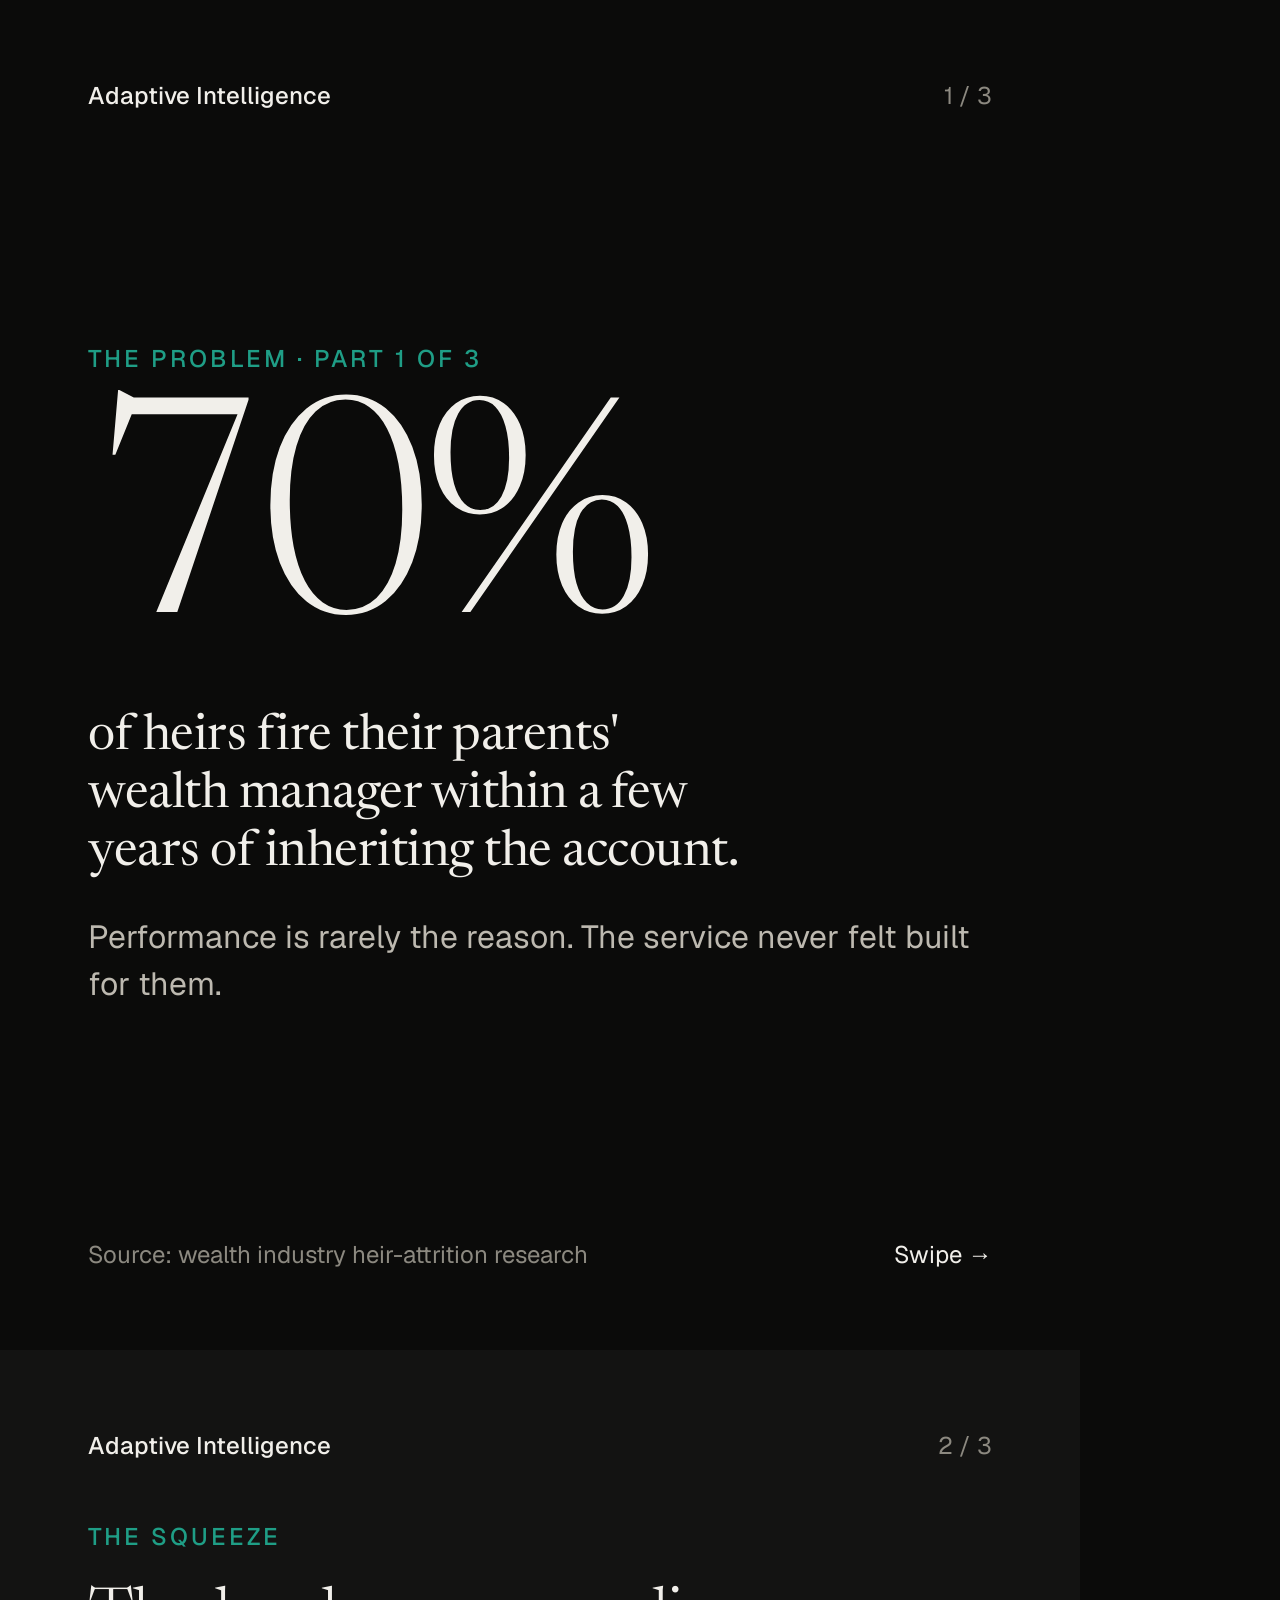
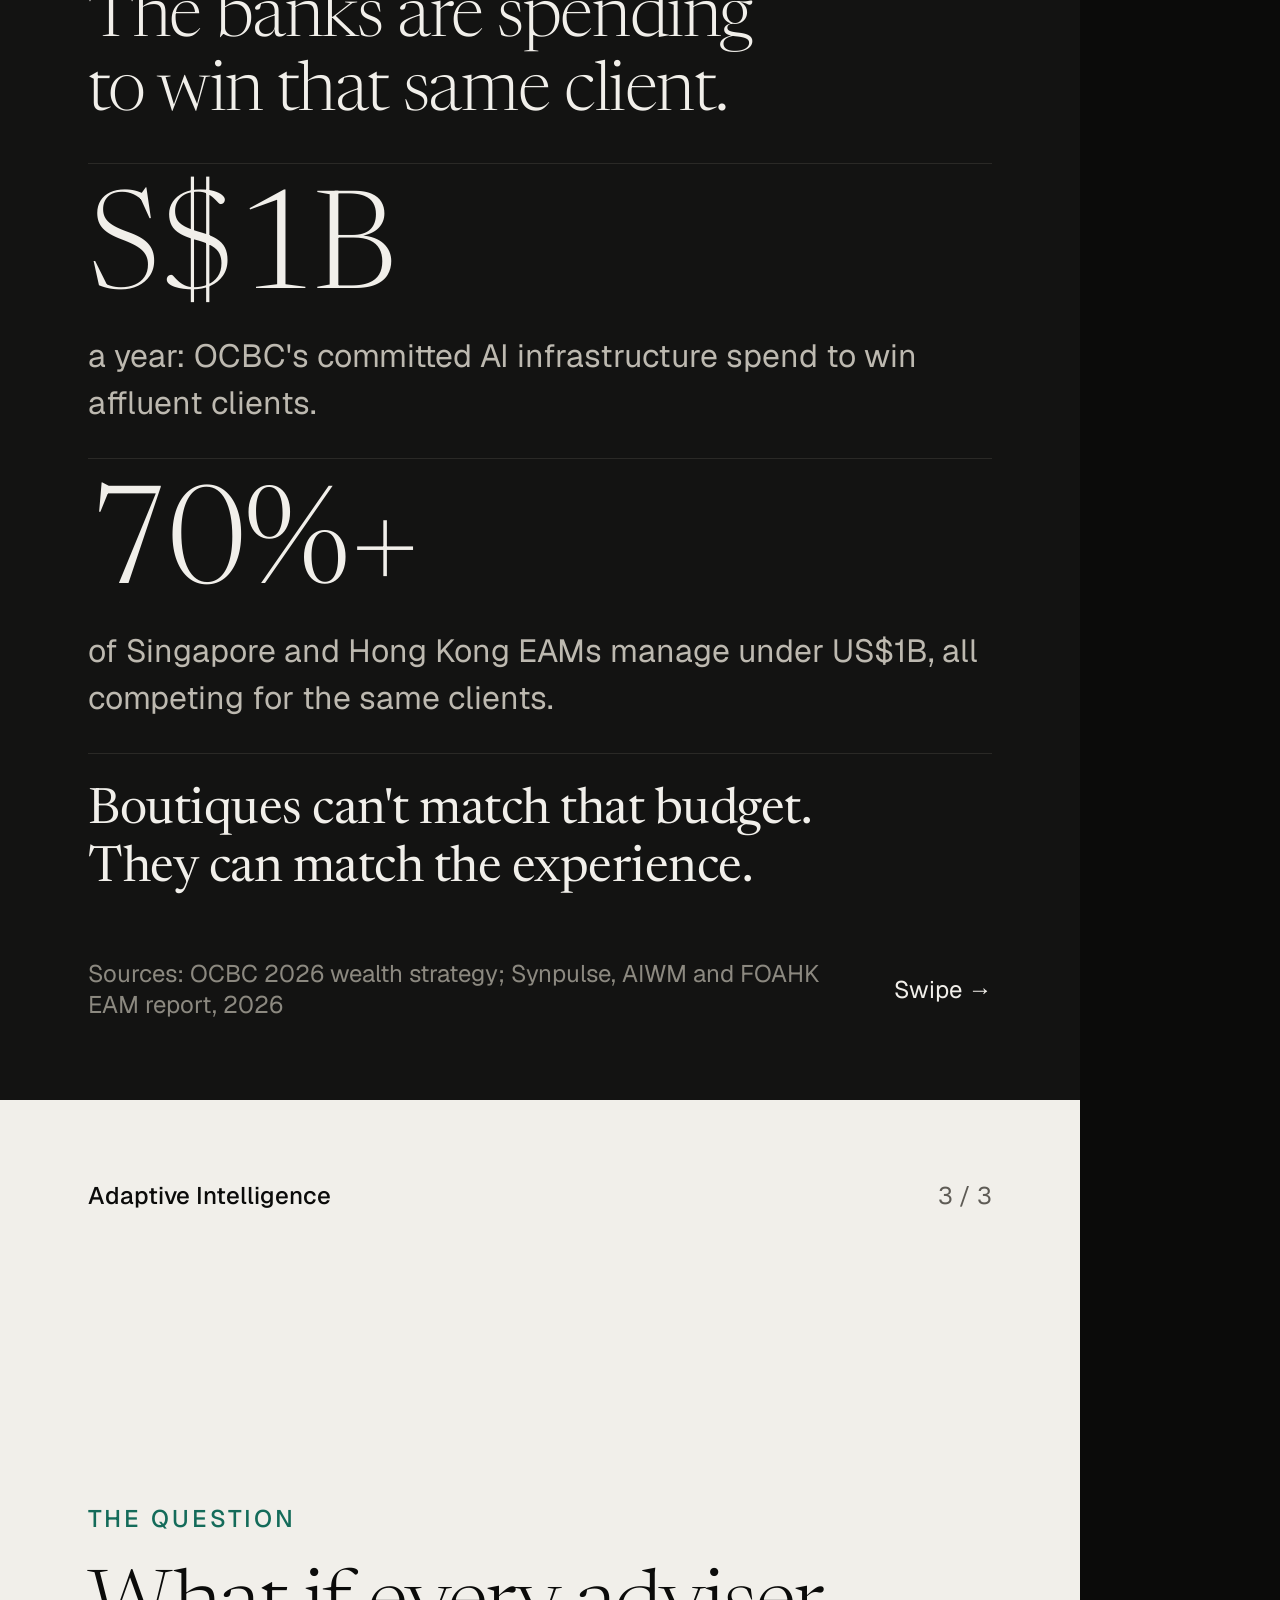
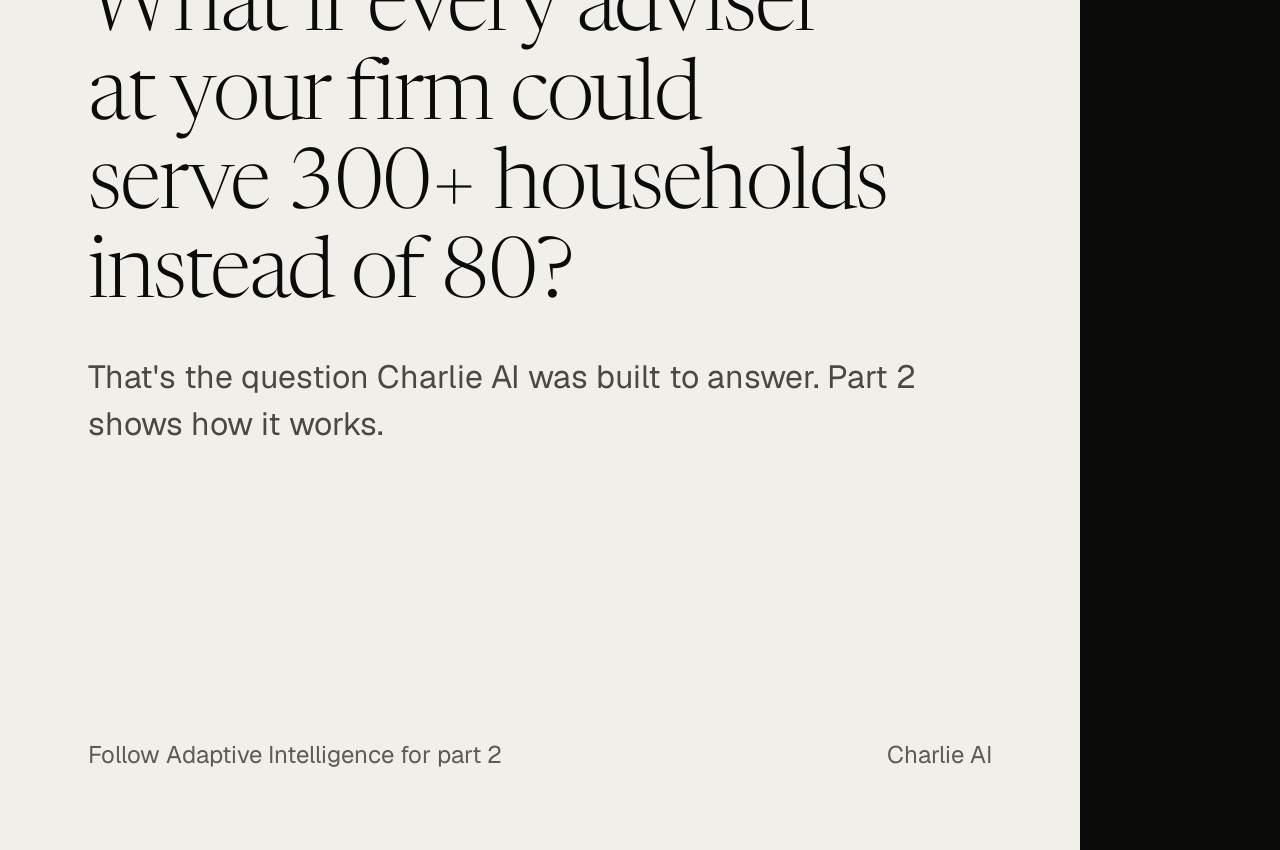
<file: marketing/linkedin/src/carousel-1.html>
<!DOCTYPE html>
<html lang="en">
<head>
<meta charset="UTF-8">
<title>Carousel 1: The problem</title>
<link rel="stylesheet" href="carousel.css">
</head>
<body>

<section class="page" id="p1">
  <div class="top"><span class="brand">Adaptive Intelligence</span><span>1 / 3</span></div>
  <div class="main">
    <p class="eyebrow">The problem · Part 1 of 3</p>
    <p class="mega">70%</p>
    <p class="lead">of heirs fire their parents' wealth manager within a few years of inheriting the account.</p>
    <p class="body">Performance is rarely the reason. The service never felt built for them.</p>
  </div>
  <div class="foot"><span>Source: wealth industry heir-attrition research</span><span class="swipe">Swipe →</span></div>
</section>

<section class="page alt" id="p2">
  <div class="top"><span class="brand">Adaptive Intelligence</span><span>2 / 3</span></div>
  <div class="main">
    <p class="eyebrow">The squeeze</p>
    <h2>The banks are spending to win that same client.</h2>
    <div class="stack rule">
      <p class="big">S$1B</p>
      <p class="body">a year: OCBC's committed AI infrastructure spend to win affluent clients.</p>
    </div>
    <div class="stack rule">
      <p class="big">70%+</p>
      <p class="body">of Singapore and Hong Kong EAMs manage under US$1B, all competing for the same clients.</p>
    </div>
    <p class="lead rule">Boutiques can't match that budget. They can match the experience.</p>
  </div>
  <div class="foot"><span>Sources: OCBC 2026 wealth strategy; Synpulse, AIWM and FOAHK EAM report, 2026</span><span class="swipe">Swipe →</span></div>
</section>

<section class="page cream" id="p3">
  <div class="top"><span class="brand">Adaptive Intelligence</span><span>3 / 3</span></div>
  <div class="main">
    <p class="eyebrow">The question</p>
    <p class="statement">What if every adviser at your firm could serve 300+ households instead of 80?</p>
    <p class="body">That's the question Charlie AI was built to answer. Part 2 shows how it works.</p>
  </div>
  <div class="foot"><span>Follow Adaptive Intelligence for part 2</span><span>Charlie AI</span></div>
</section>

<script>
  var id = location.hash.slice(1);
  if (id) document.querySelectorAll('.page').forEach(function (p) { p.hidden = p.id !== id; });
</script>
</body>
</html>
</file>
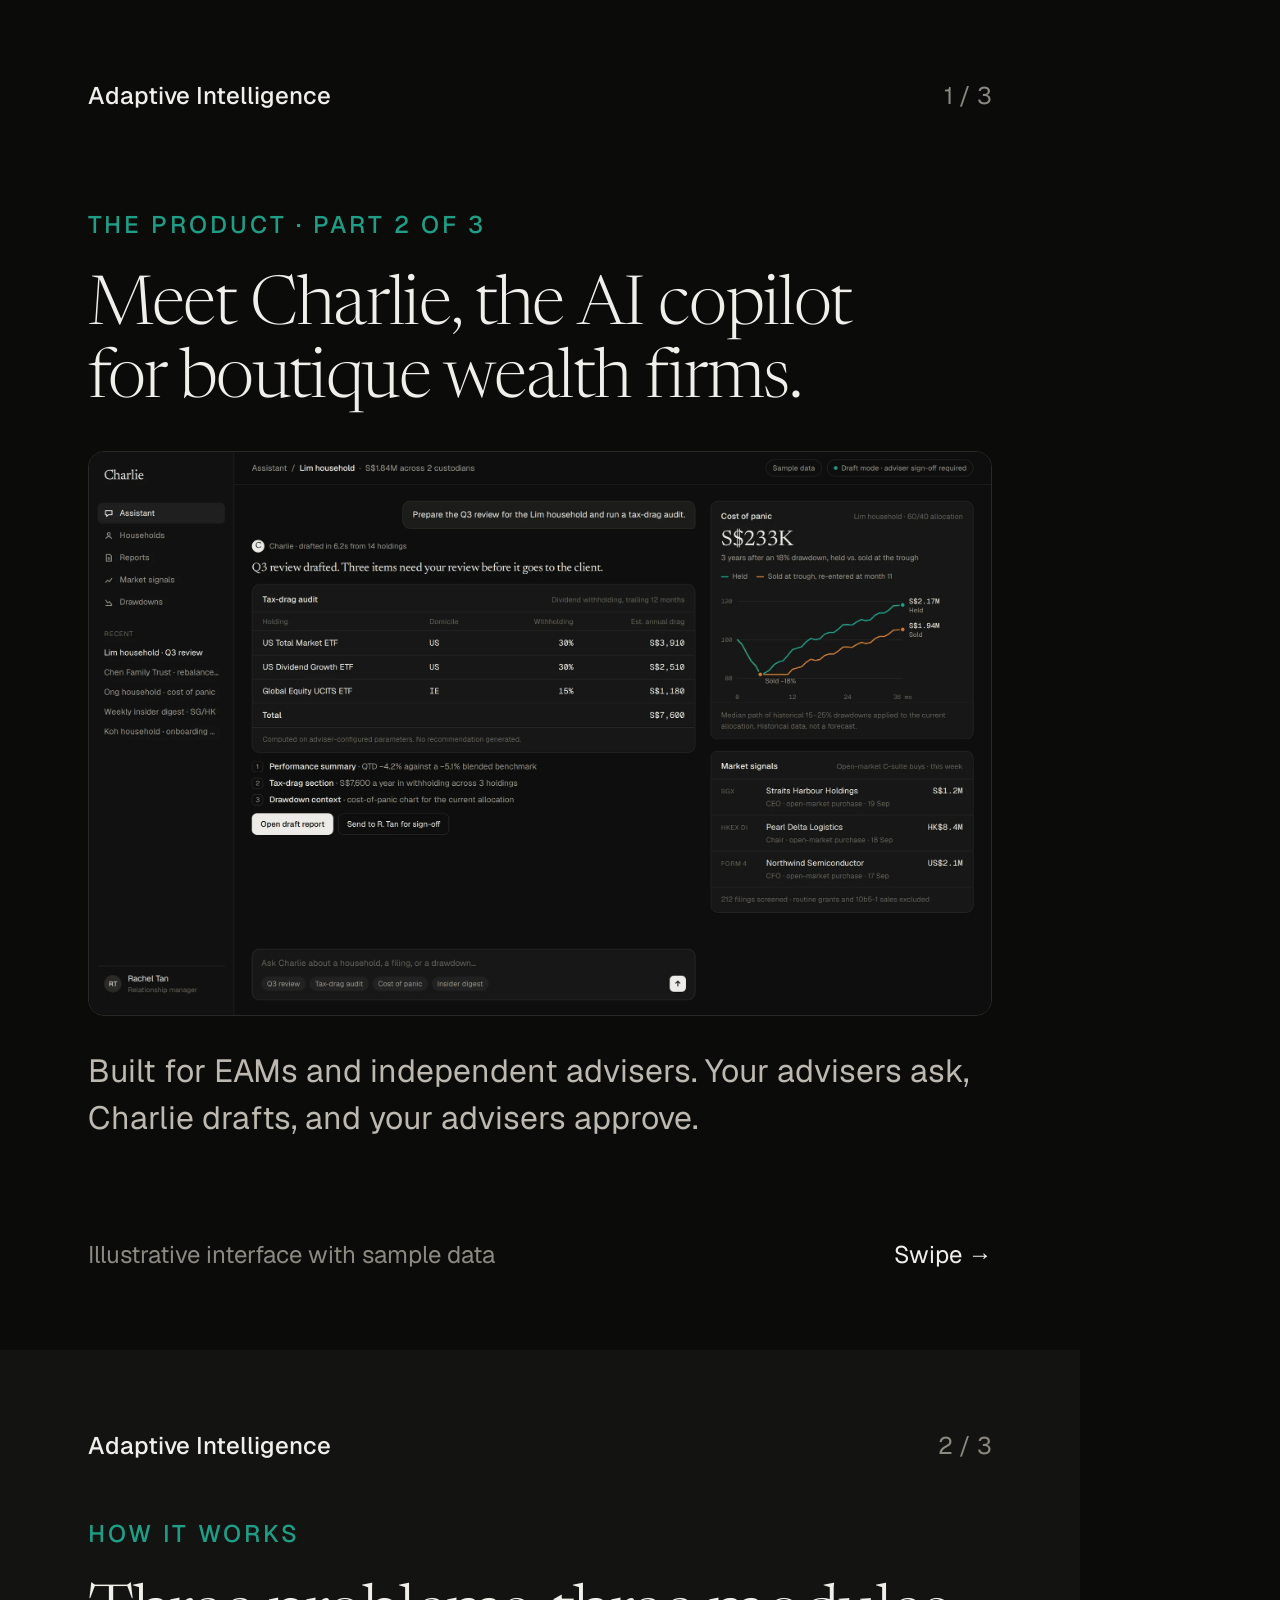
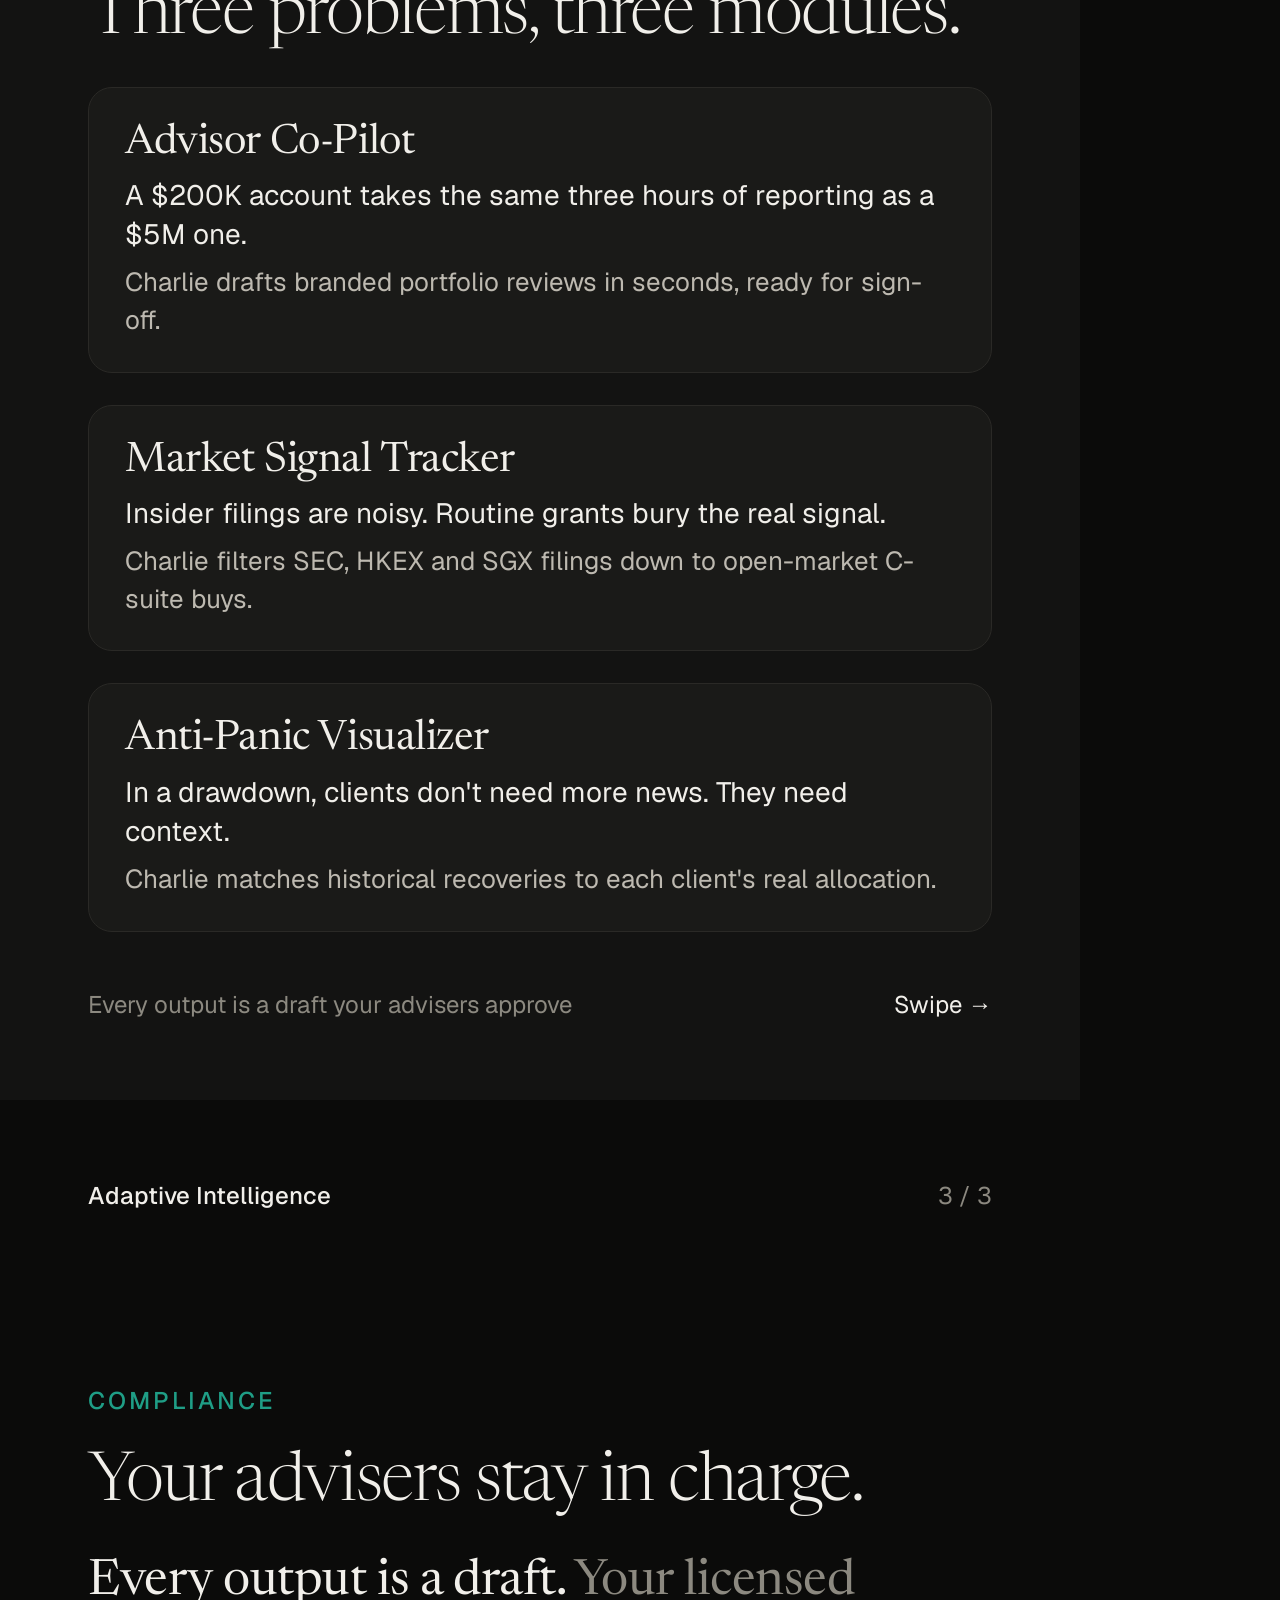
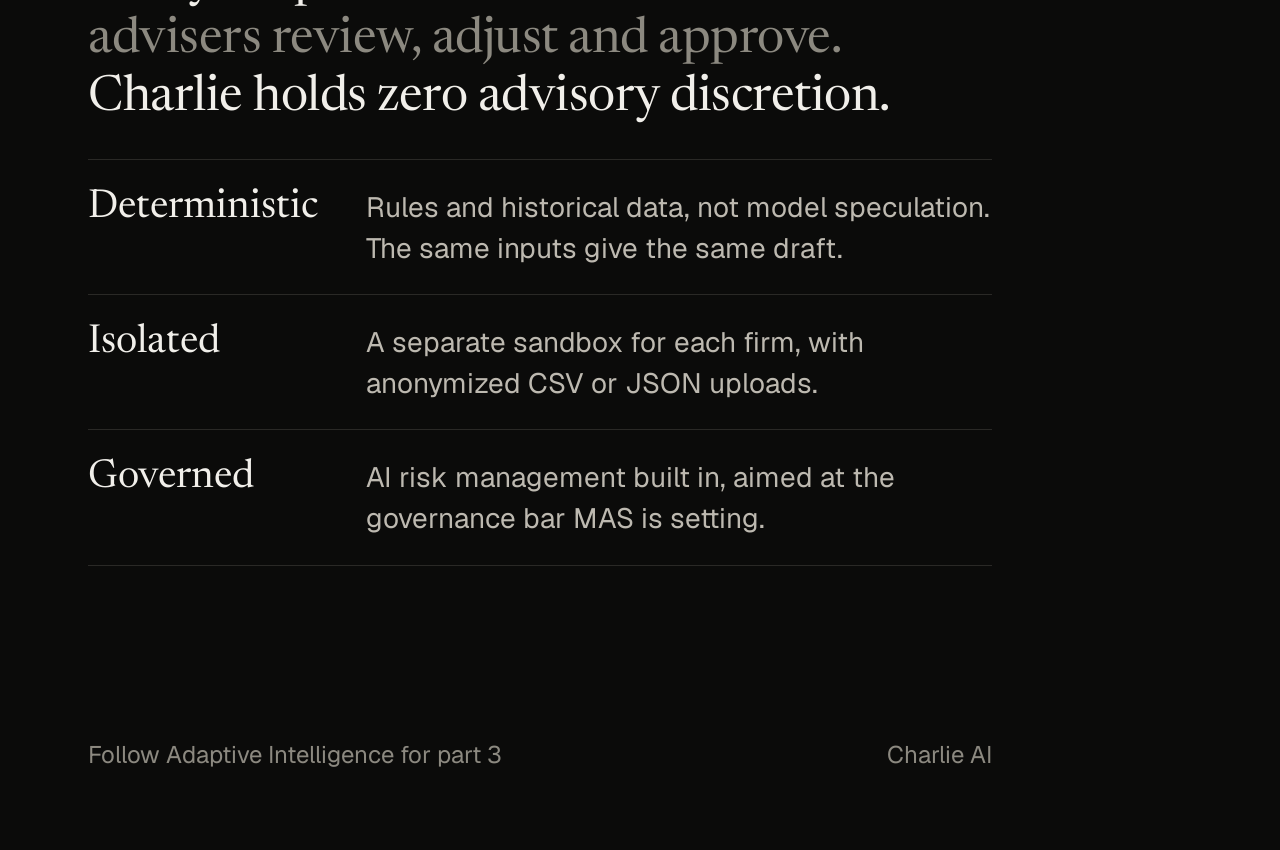
<file: marketing/linkedin/src/carousel-2.html>
<!DOCTYPE html>
<html lang="en">
<head>
<meta charset="UTF-8">
<title>Carousel 2: The product</title>
<link rel="stylesheet" href="carousel.css">
</head>
<body>

<section class="page" id="p1">
  <div class="top"><span class="brand">Adaptive Intelligence</span><span>1 / 3</span></div>
  <div class="main">
    <p class="eyebrow">The product · Part 2 of 3</p>
    <h2>Meet Charlie, the AI copilot for boutique wealth firms.</h2>
    <img class="shot" src="../../../assets/dashboard.webp" alt="Charlie drafting a Q3 client review, with a tax-drag audit, a cost-of-panic chart and a feed of insider purchases">
    <p class="body">Built for EAMs and independent advisers. Your advisers ask, Charlie drafts, and your advisers approve.</p>
  </div>
  <div class="foot"><span>Illustrative interface with sample data</span><span class="swipe">Swipe →</span></div>
</section>

<section class="page alt" id="p2">
  <div class="top"><span class="brand">Adaptive Intelligence</span><span>2 / 3</span></div>
  <div class="main">
    <p class="eyebrow">How it works</p>
    <h2>Three problems, three modules.</h2>
    <div class="card">
      <h3>Advisor Co-Pilot</h3>
      <p class="problem">A $200K account takes the same three hours of reporting as a $5M one.</p>
      <p class="answer">Charlie drafts branded portfolio reviews in seconds, ready for sign-off.</p>
    </div>
    <div class="card">
      <h3>Market Signal Tracker</h3>
      <p class="problem">Insider filings are noisy. Routine grants bury the real signal.</p>
      <p class="answer">Charlie filters SEC, HKEX and SGX filings down to open-market C-suite buys.</p>
    </div>
    <div class="card">
      <h3>Anti-Panic Visualizer</h3>
      <p class="problem">In a drawdown, clients don't need more news. They need context.</p>
      <p class="answer">Charlie matches historical recoveries to each client's real allocation.</p>
    </div>
  </div>
  <div class="foot"><span>Every output is a draft your advisers approve</span><span class="swipe">Swipe →</span></div>
</section>

<section class="page" id="p3">
  <div class="top"><span class="brand">Adaptive Intelligence</span><span>3 / 3</span></div>
  <div class="main">
    <p class="eyebrow">Compliance</p>
    <h2>Your advisers stay in charge.</h2>
    <p class="lead">Every output is a draft. <span class="muted">Your licensed advisers review, adjust and approve.</span> Charlie holds zero advisory discretion.</p>
    <div class="rows">
      <div class="row"><b>Deterministic</b><span>Rules and historical data, not model speculation. The same inputs give the same draft.</span></div>
      <div class="row"><b>Isolated</b><span>A separate sandbox for each firm, with anonymized CSV or JSON uploads.</span></div>
      <div class="row"><b>Governed</b><span>AI risk management built in, aimed at the governance bar MAS is setting.</span></div>
    </div>
  </div>
  <div class="foot"><span>Follow Adaptive Intelligence for part 3</span><span>Charlie AI</span></div>
</section>

<script>
  var id = location.hash.slice(1);
  if (id) document.querySelectorAll('.page').forEach(function (p) { p.hidden = p.id !== id; });
</script>
</body>
</html>
</file>
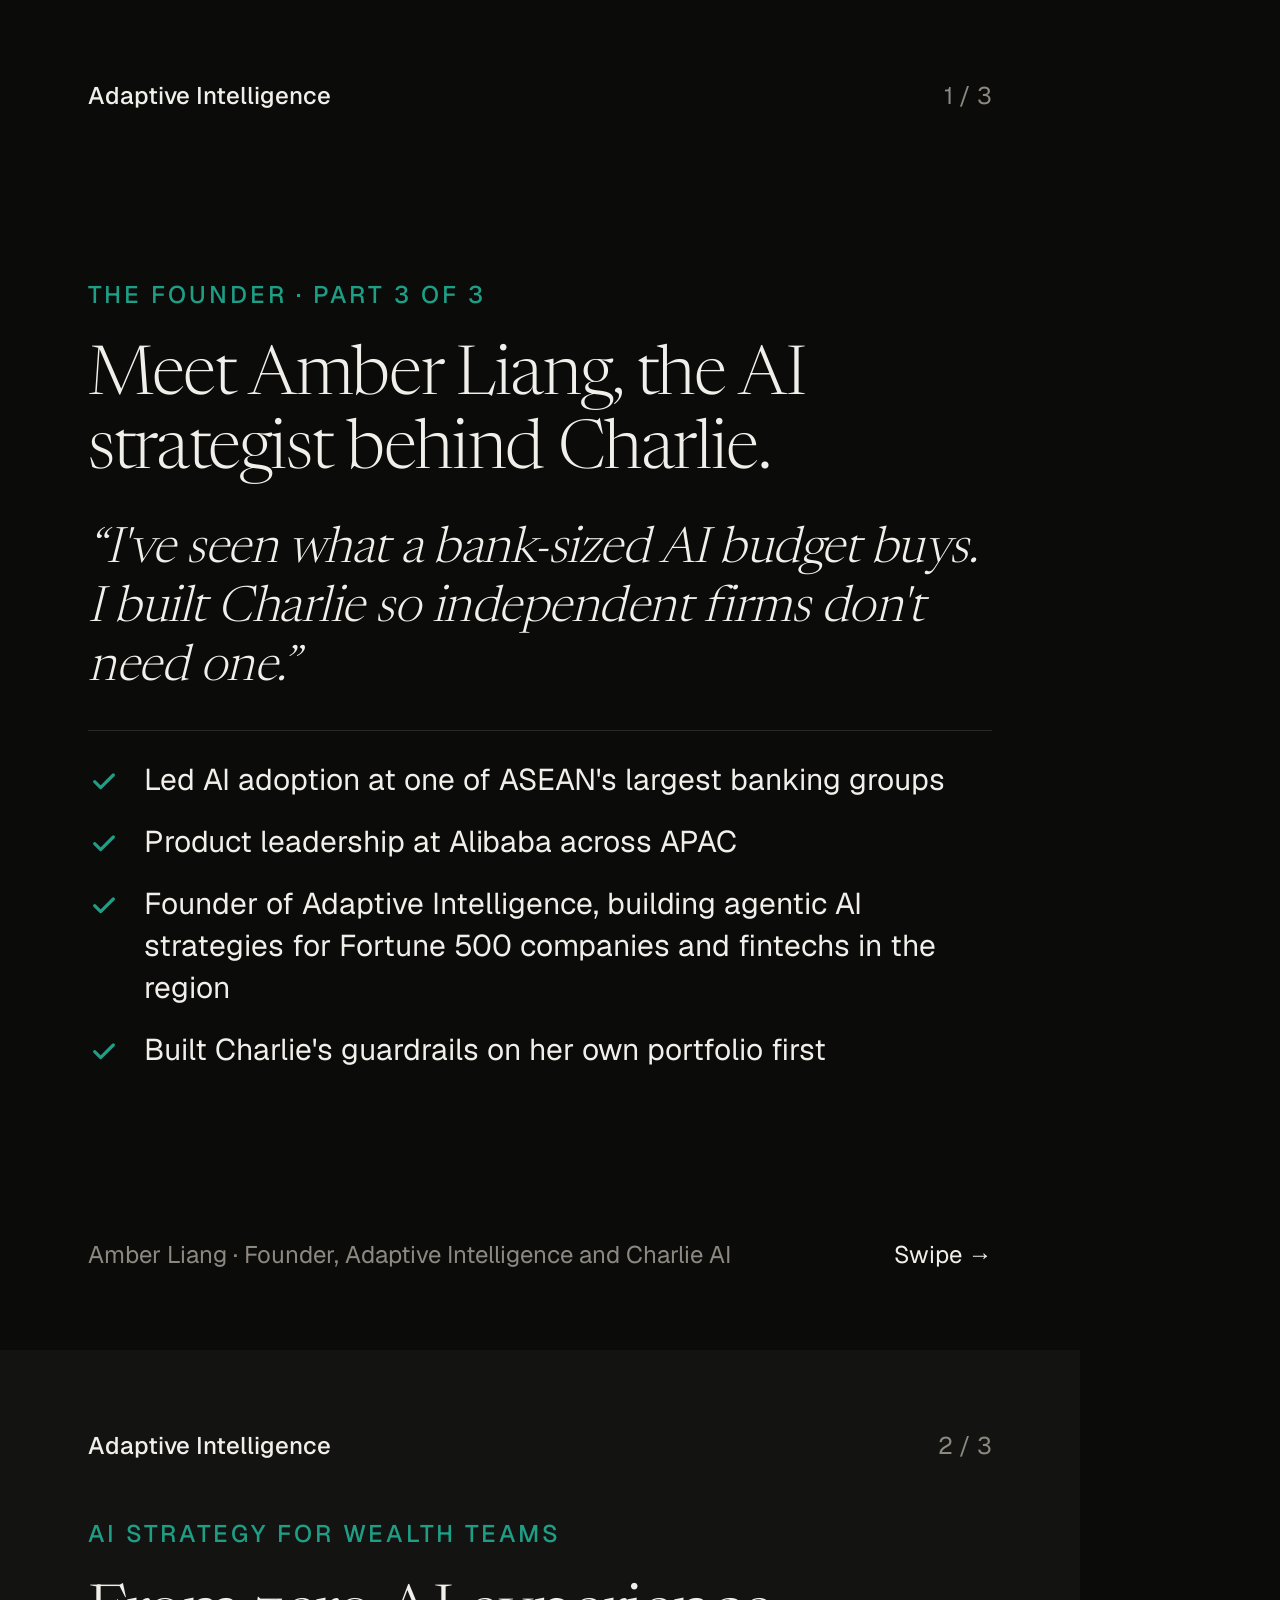
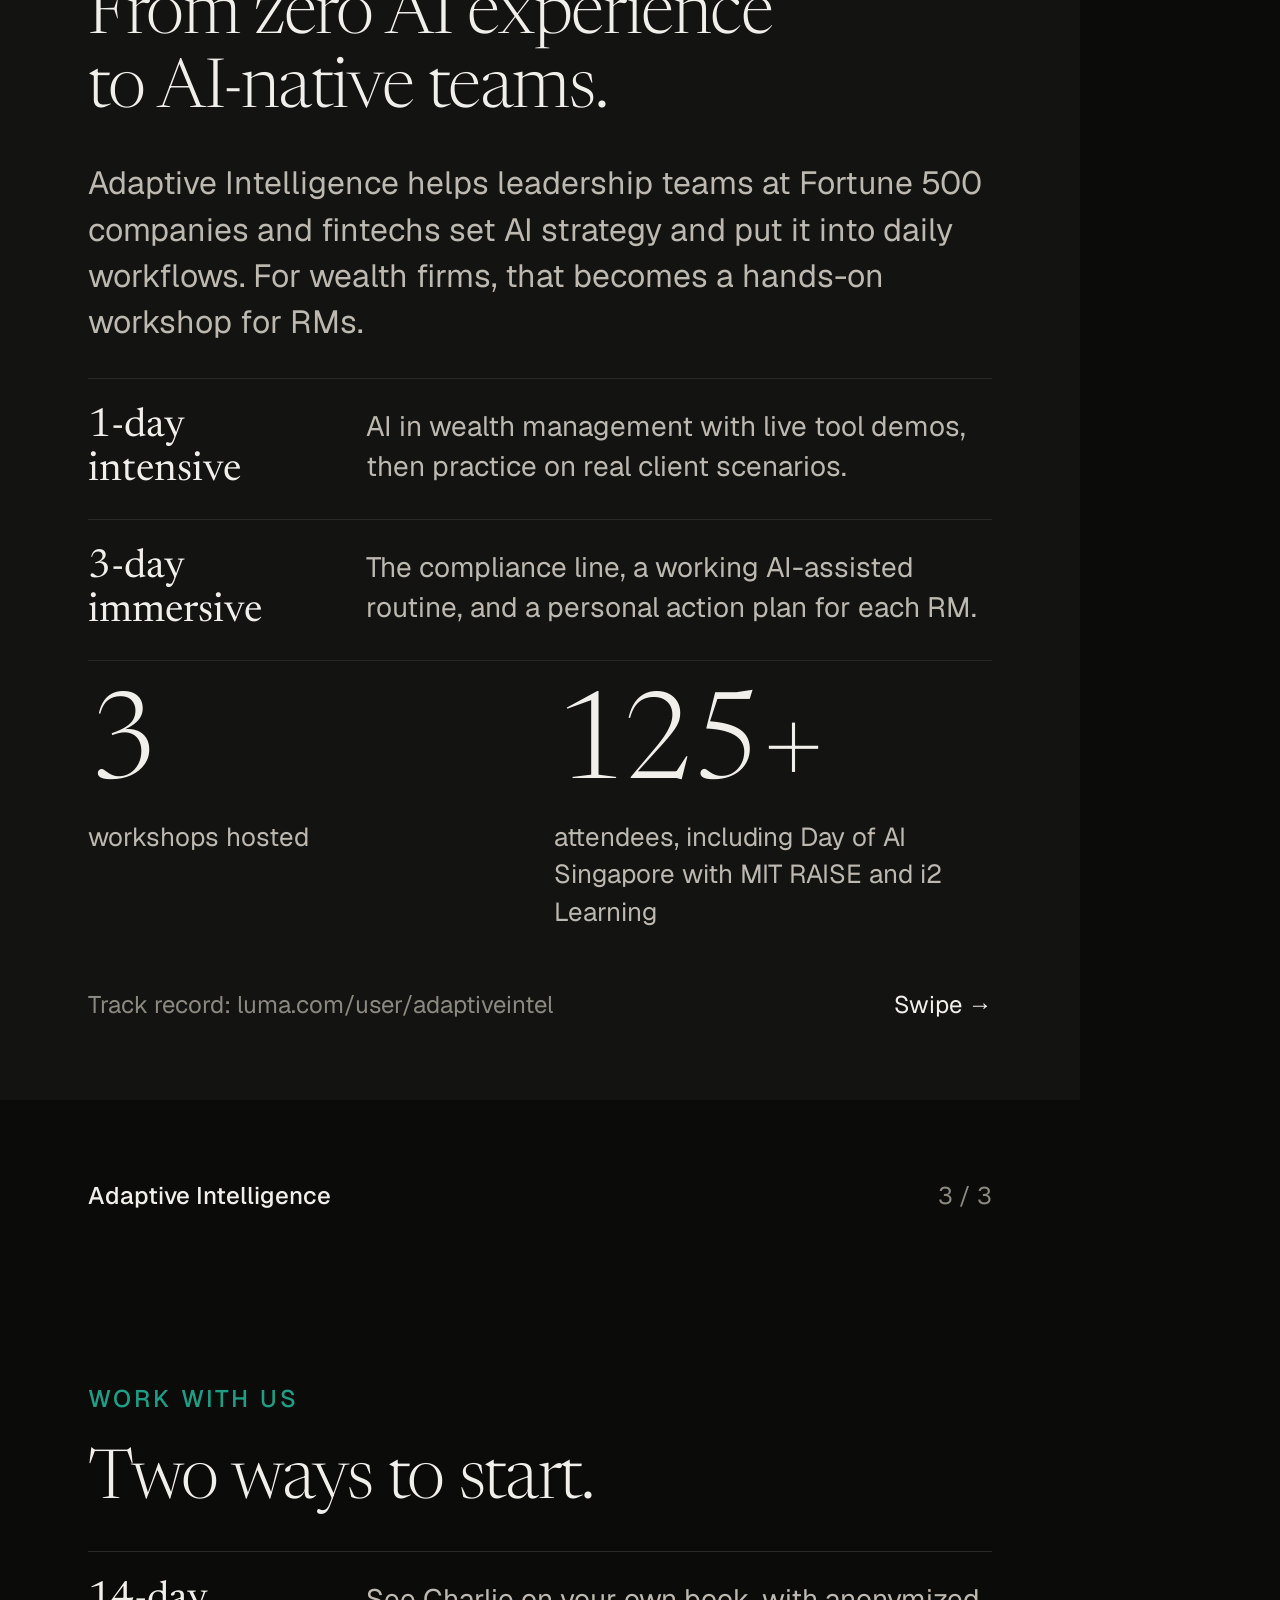
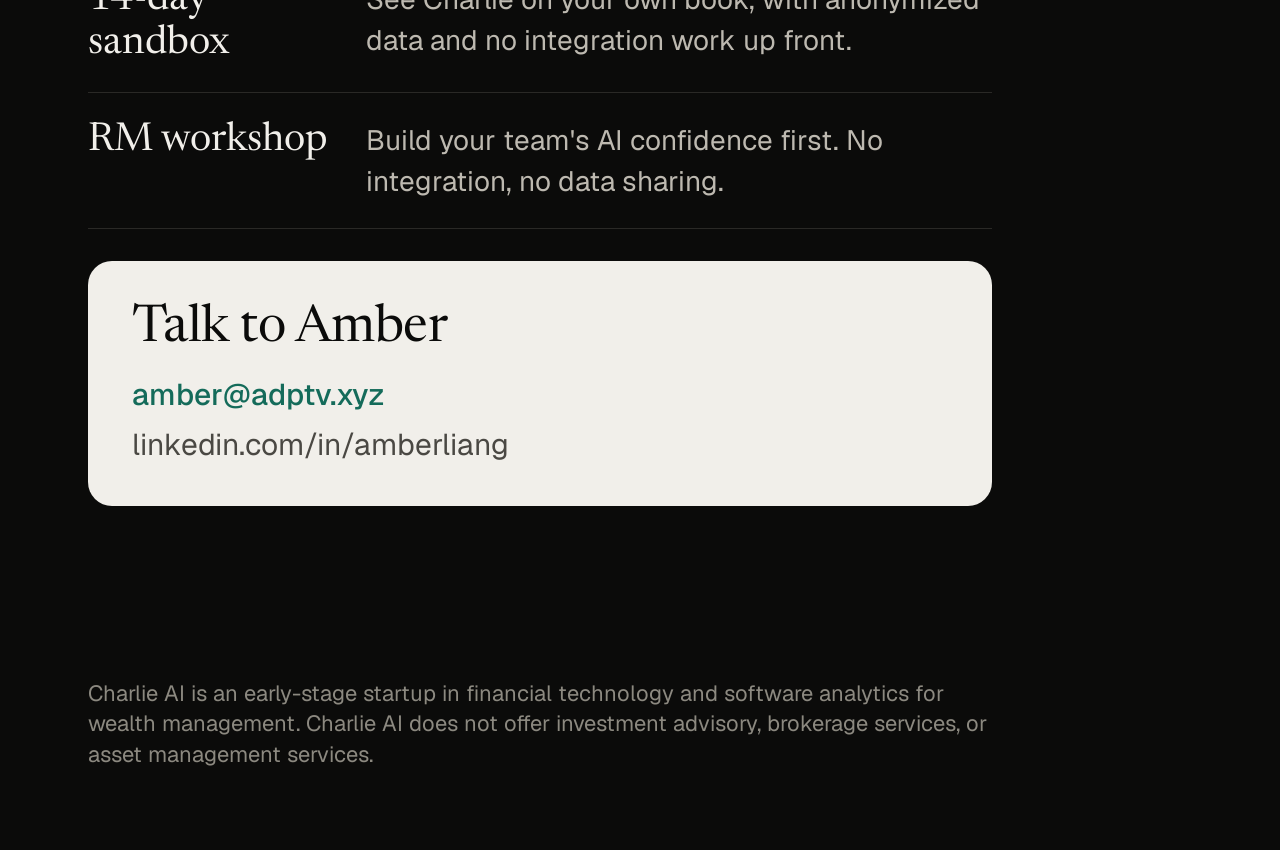
<file: marketing/linkedin/src/carousel-3.html>
<!DOCTYPE html>
<html lang="en">
<head>
<meta charset="UTF-8">
<title>Carousel 3: The founder</title>
<link rel="stylesheet" href="carousel.css">
</head>
<body>

<section class="page" id="p1">
  <div class="top"><span class="brand">Adaptive Intelligence</span><span>1 / 3</span></div>
  <div class="main">
    <p class="eyebrow">The founder · Part 3 of 3</p>
    <h2>Meet Amber Liang, the AI strategist behind Charlie.</h2>
    <p class="quote">“I've seen what a bank-sized AI budget buys. I built Charlie so independent firms don't need one.”</p>
    <div class="ticks rule">
      <div class="tick"><svg viewBox="0 0 24 24" aria-hidden="true"><path d="M5 12.5l4.5 4.5L19 7.5"/></svg><span>Led AI adoption at one of ASEAN's largest banking groups</span></div>
      <div class="tick"><svg viewBox="0 0 24 24" aria-hidden="true"><path d="M5 12.5l4.5 4.5L19 7.5"/></svg><span>Product leadership at Alibaba across APAC</span></div>
      <div class="tick"><svg viewBox="0 0 24 24" aria-hidden="true"><path d="M5 12.5l4.5 4.5L19 7.5"/></svg><span>Founder of Adaptive Intelligence, building agentic AI strategies for Fortune 500 companies and fintechs in the region</span></div>
      <div class="tick"><svg viewBox="0 0 24 24" aria-hidden="true"><path d="M5 12.5l4.5 4.5L19 7.5"/></svg><span>Built Charlie's guardrails on her own portfolio first</span></div>
    </div>
  </div>
  <div class="foot"><span>Amber Liang · Founder, Adaptive Intelligence and Charlie AI</span><span class="swipe">Swipe →</span></div>
</section>

<section class="page alt" id="p2">
  <div class="top"><span class="brand">Adaptive Intelligence</span><span>2 / 3</span></div>
  <div class="main">
    <p class="eyebrow">AI strategy for wealth teams</p>
    <h2>From zero AI experience to AI-native teams.</h2>
    <p class="body">Adaptive Intelligence helps leadership teams at Fortune 500 companies and fintechs set AI strategy and put it into daily workflows. For wealth firms, that becomes a hands-on workshop for RMs.</p>
    <div class="rows">
      <div class="row"><b>1-day intensive</b><span>AI in wealth management with live tool demos, then practice on real client scenarios.</span></div>
      <div class="row"><b>3-day immersive</b><span>The compliance line, a working AI-assisted routine, and a personal action plan for each RM.</span></div>
    </div>
    <div class="stats">
      <div class="stack"><p class="big">3</p><p class="small">workshops hosted</p></div>
      <div class="stack"><p class="big">125+</p><p class="small">attendees, including Day of AI Singapore with MIT RAISE and i2 Learning</p></div>
    </div>
  </div>
  <div class="foot"><span>Track record: luma.com/user/adaptiveintel</span><span class="swipe">Swipe →</span></div>
</section>

<section class="page" id="p3">
  <div class="top"><span class="brand">Adaptive Intelligence</span><span>3 / 3</span></div>
  <div class="main">
    <p class="eyebrow">Work with us</p>
    <h2>Two ways to start.</h2>
    <div class="rows">
      <div class="row"><b>14-day sandbox</b><span>See Charlie on your own book, with anonymized data and no integration work up front.</span></div>
      <div class="row"><b>RM workshop</b><span>Build your team's AI confidence first. No integration, no data sharing.</span></div>
    </div>
    <div class="contact">
      <h3>Talk to Amber</h3>
      <p class="email">amber@adptv.xyz</p>
      <p>linkedin.com/in/amberliang</p>
    </div>
  </div>
  <p class="legal">Charlie AI is an early-stage startup in financial technology and software analytics for wealth management. Charlie AI does not offer investment advisory, brokerage services, or asset management services.</p>
</section>

<script>
  var id = location.hash.slice(1);
  if (id) document.querySelectorAll('.page').forEach(function (p) { p.hidden = p.id !== id; });
</script>
</body>
</html>
</file>
<file: marketing/linkedin/src/carousel.css>
@font-face { font-family: 'Geist'; src: url('fonts/geist-latin-wght-normal.woff2') format('woff2'); font-weight: 100 900; }
@font-face { font-family: 'Newsreader'; src: url('fonts/newsreader-latin-opsz-normal.woff2') format('woff2'); font-weight: 200 800; }

:root {
  --bg: #0B0B0A;
  --bg-2: #131312;
  --card: #1A1A18;
  --line: #2A2926;
  --text: #F1EFEA;
  --body: #BDB9B0;
  --muted: #8C8980;
  --teal: #1F9E86;
  --cream: #F1EFEA;
  --ink: #0B0B0A;
  --ink-body: #4A4843;
  --ink-muted: #5E5B55;
  --teal-dark: #146B5A;
  --serif: 'Newsreader', Georgia, serif;
  --sans: 'Geist', Arial, sans-serif;
}

@page { size: 1080px 1350px; margin: 0; }

* { box-sizing: border-box; margin: 0; padding: 0; }
[hidden] { display: none !important; }
html, body { background: var(--bg); }
body {
  font-family: var(--sans);
  color: var(--text);
  -webkit-font-smoothing: antialiased;
  -webkit-print-color-adjust: exact;
  print-color-adjust: exact;
}

.page {
  width: 1080px;
  height: 1350px;
  padding: 80px 88px;
  display: flex;
  flex-direction: column;
  gap: 36px;
  background: var(--bg);
  overflow: hidden;
  break-after: page;
}
.page.alt { background: var(--bg-2); }
.page.cream { background: var(--cream); color: var(--ink); }

.top, .foot { display: flex; justify-content: space-between; align-items: center; gap: 24px; font-size: 24px; color: var(--muted); }
.brand { font-weight: 500; color: var(--text); }
.cream .brand { color: var(--ink); }
.cream .top, .cream .foot { color: var(--ink-muted); }
.swipe { color: var(--text); white-space: nowrap; }
.cream .swipe { color: var(--ink); }

.main { flex: 1; display: flex; flex-direction: column; justify-content: center; gap: 32px; min-height: 0; }
.main.start { justify-content: flex-start; }

.eyebrow { font-size: 24px; font-weight: 500; letter-spacing: 3px; text-transform: uppercase; color: var(--teal); }
.cream .eyebrow { color: var(--teal-dark); }

h2 { font-family: var(--serif); font-weight: 300; font-size: 68px; line-height: 1.08; letter-spacing: -0.02em; text-wrap: balance; }
.statement { font-family: var(--serif); font-weight: 300; font-size: 84px; line-height: 1.06; letter-spacing: -0.025em; text-wrap: balance; }
.mega { font-family: var(--serif); font-weight: 300; font-size: 300px; line-height: 0.9; letter-spacing: -0.04em; }
.big { font-family: var(--serif); font-weight: 300; font-size: 136px; line-height: 0.95; letter-spacing: -0.03em; }
.lead { font-family: var(--serif); font-weight: 400; font-size: 50px; line-height: 1.16; letter-spacing: -0.01em; text-wrap: balance; }
.body { font-size: 32px; line-height: 1.45; color: var(--body); }
.cream .body { color: var(--ink-body); }
.small { font-size: 26px; line-height: 1.45; color: var(--body); }
.muted { color: var(--muted); }

.stack { display: flex; flex-direction: column; gap: 12px; }
.rule { border-top: 1px solid var(--line); padding-top: 28px; }

.card { background: var(--card); border: 1px solid var(--line); border-radius: 24px; padding: 32px 36px; display: flex; flex-direction: column; gap: 10px; }
.card h3 { font-family: var(--serif); font-weight: 400; font-size: 42px; line-height: 1.1; letter-spacing: -0.01em; }
.card .problem { font-size: 28px; line-height: 1.4; color: var(--text); }
.card .answer { font-size: 26px; line-height: 1.45; color: var(--body); }

.rows { display: flex; flex-direction: column; }
.row { display: grid; grid-template-columns: 250px 1fr; gap: 28px; padding: 26px 0; border-top: 1px solid var(--line); align-items: baseline; }
.row:last-child { border-bottom: 1px solid var(--line); }
.row b { font-family: var(--serif); font-weight: 400; font-size: 40px; line-height: 1.1; }
.row span { font-size: 28px; line-height: 1.45; color: var(--body); }

.ticks { display: flex; flex-direction: column; gap: 20px; }
.tick { display: grid; grid-template-columns: 36px 1fr; gap: 20px; align-items: start; font-size: 30px; line-height: 1.4; color: var(--text); }
.tick svg { width: 32px; height: 32px; margin-top: 6px; fill: none; stroke: var(--teal); stroke-width: 2.4; stroke-linecap: round; stroke-linejoin: round; }

.quote { font-family: var(--serif); font-weight: 300; font-style: italic; font-size: 50px; line-height: 1.18; letter-spacing: -0.01em; color: var(--text); }

.shot { width: 904px; border-radius: 16px; border: 1px solid var(--line); display: block; }

.stats { display: grid; grid-template-columns: 1fr 1fr; gap: 28px; }
.stats .big { font-size: 120px; }

.contact { background: var(--cream); color: var(--ink); border-radius: 24px; padding: 40px 44px; display: flex; flex-direction: column; gap: 8px; }
.contact h3 { font-family: var(--serif); font-weight: 400; font-size: 52px; line-height: 1.1; letter-spacing: -0.01em; margin-bottom: 8px; }
.contact p { font-size: 30px; line-height: 1.4; color: var(--ink-body); }
.contact .email { color: var(--teal-dark); font-weight: 500; }

.legal { font-size: 22px; line-height: 1.4; color: var(--muted); }
</file>
